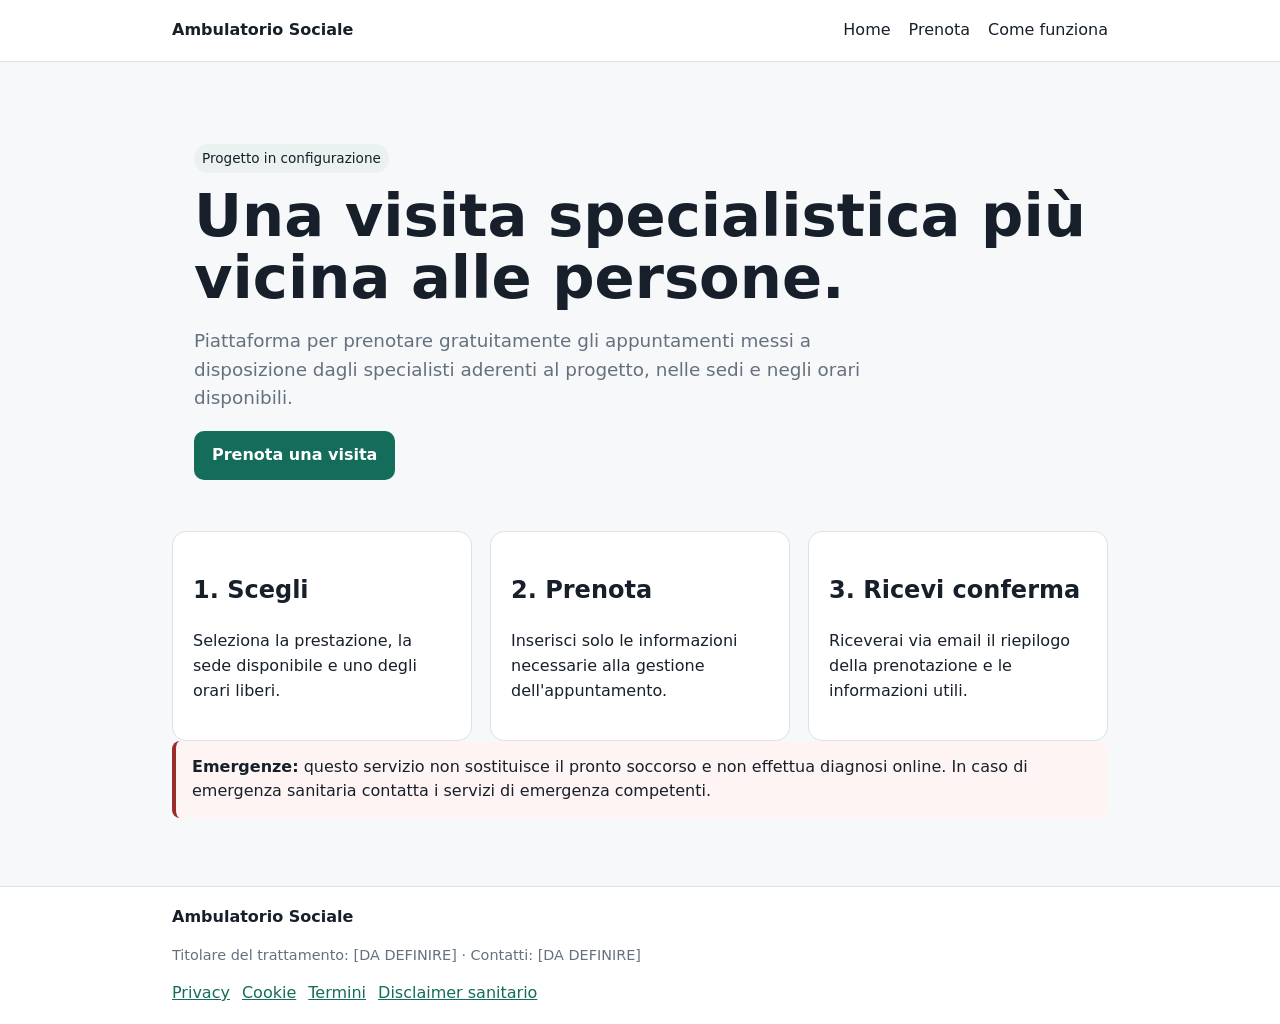
<file: index.html>
<!doctype html><html lang="it"><head><meta charset="utf-8"><meta name="viewport" content="width=device-width,initial-scale=1"><title>Ambulatorio Sociale</title><link rel="stylesheet" href="assets/style.css"></head><body><header><nav><span class="brand">Ambulatorio Sociale</span><a href="index.html">Home</a><a href="prenota.html">Prenota</a><a href="disclaimer.html">Come funziona</a></nav></header><main><section class="hero"><span class="tag">Progetto in configurazione</span><h1>Una visita specialistica più vicina alle persone.</h1><p class="lead">Piattaforma per prenotare gratuitamente gli appuntamenti messi a disposizione dagli specialisti aderenti al progetto, nelle sedi e negli orari disponibili.</p><p><a class="btn" href="prenota.html">Prenota una visita</a></p></section><section class="grid"><article class="card"><h2>1. Scegli</h2><p>Seleziona la prestazione, la sede disponibile e uno degli orari liberi.</p></article><article class="card"><h2>2. Prenota</h2><p>Inserisci solo le informazioni necessarie alla gestione dell'appuntamento.</p></article><article class="card"><h2>3. Ricevi conferma</h2><p>Riceverai via email il riepilogo della prenotazione e le informazioni utili.</p></article></section><section class="notice warning"><strong>Emergenze:</strong> questo servizio non sostituisce il pronto soccorso e non effettua diagnosi online. In caso di emergenza sanitaria contatta i servizi di emergenza competenti.</section></main><footer><div class="footer-inner"><strong>Ambulatorio Sociale</strong><p class="small">Titolare del trattamento: [DA DEFINIRE] · Contatti: [DA DEFINIRE]</p><a href="privacy.html">Privacy</a><a href="cookie.html">Cookie</a><a href="termini.html">Termini</a><a href="disclaimer.html">Disclaimer sanitario</a></div></footer></body></html>
</file>
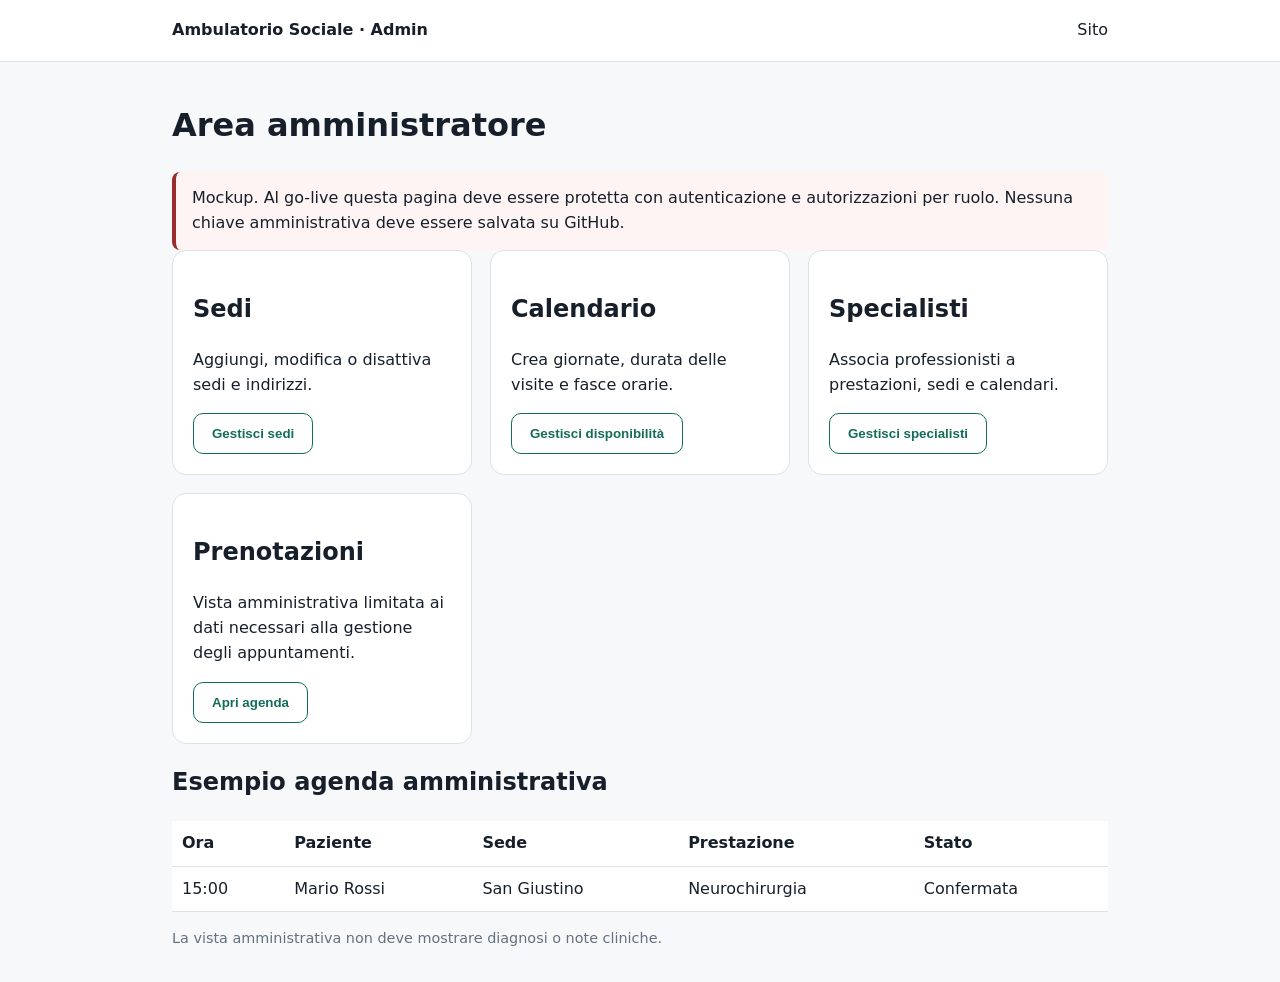
<file: admin/index.html>
<!doctype html><html lang="it"><head><meta charset="utf-8"><meta name="viewport" content="width=device-width,initial-scale=1"><title>Area amministratore</title><link rel="stylesheet" href="../assets/style.css"></head><body><header><nav><span class="brand">Ambulatorio Sociale · Admin</span><a href="../index.html">Sito</a></nav></header><main><h1>Area amministratore</h1><div class="notice warning">Mockup. Al go-live questa pagina deve essere protetta con autenticazione e autorizzazioni per ruolo. Nessuna chiave amministrativa deve essere salvata su GitHub.</div><section class="grid"><article class="card"><h2>Sedi</h2><p>Aggiungi, modifica o disattiva sedi e indirizzi.</p><button class="btn secondary">Gestisci sedi</button></article><article class="card"><h2>Calendario</h2><p>Crea giornate, durata delle visite e fasce orarie.</p><button class="btn secondary">Gestisci disponibilità</button></article><article class="card"><h2>Specialisti</h2><p>Associa professionisti a prestazioni, sedi e calendari.</p><button class="btn secondary">Gestisci specialisti</button></article><article class="card"><h2>Prenotazioni</h2><p>Vista amministrativa limitata ai dati necessari alla gestione degli appuntamenti.</p><button class="btn secondary">Apri agenda</button></article></section><h2>Esempio agenda amministrativa</h2><table><tr><th>Ora</th><th>Paziente</th><th>Sede</th><th>Prestazione</th><th>Stato</th></tr><tr><td>15:00</td><td>Mario Rossi</td><td>San Giustino</td><td>Neurochirurgia</td><td>Confermata</td></tr></table><p class="small">La vista amministrativa non deve mostrare diagnosi o note cliniche.</p></main></body></html>
</file>
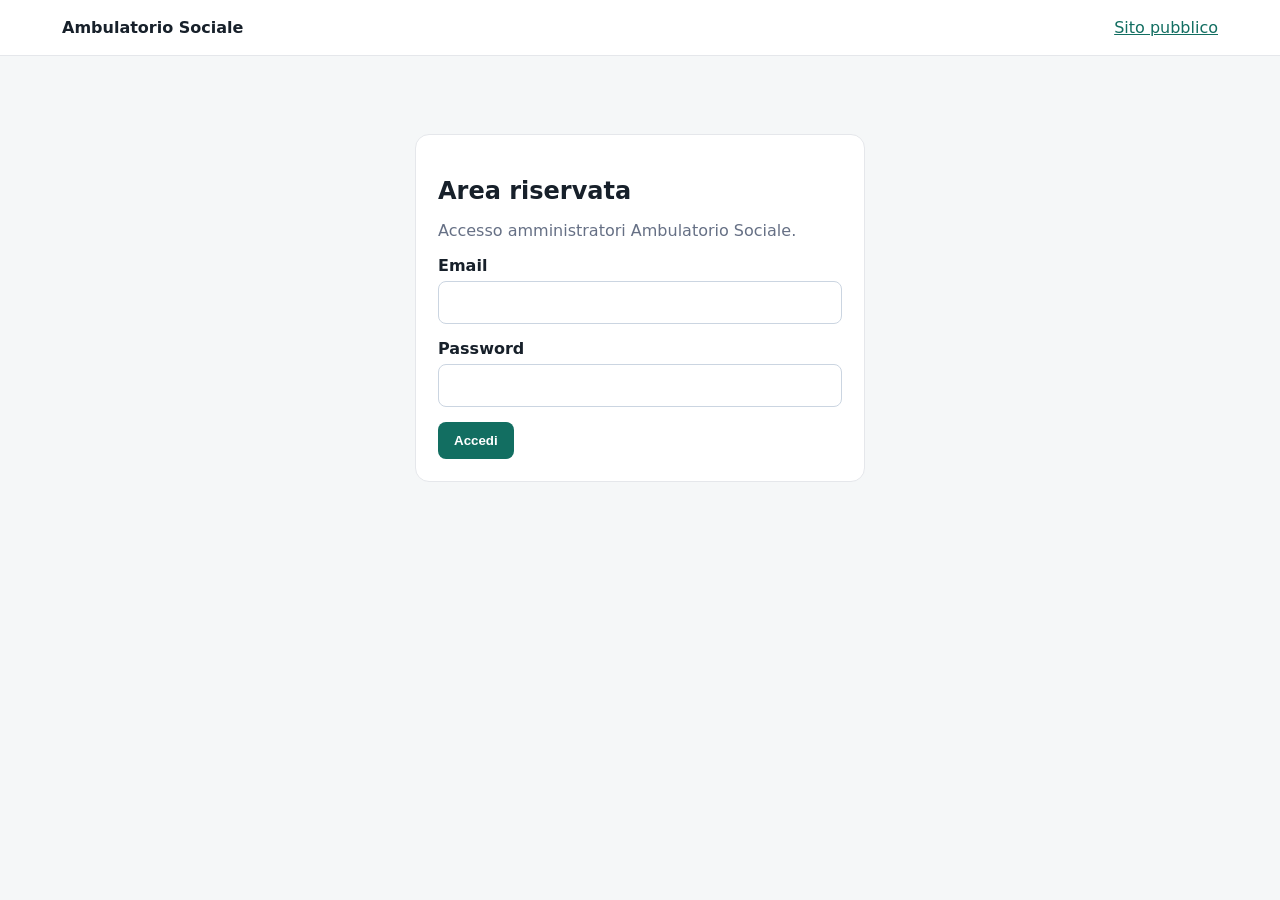
<file: admin.html>
<!doctype html>
<html lang="it">

<head>

<meta charset="utf-8">
<meta name="viewport" content="width=device-width,initial-scale=1">

<title>Area amministratore | Ambulatorio Sociale</title>

<style>

:root{
  font-family:system-ui,-apple-system,Segoe UI,Roboto,sans-serif;
  color:#17202a;
  background:#f5f7f8;
}

*{box-sizing:border-box}

body{margin:0}

header{
  background:#fff;
  border-bottom:1px solid #e5e7eb;
}

nav,main{
  max-width:1200px;
  margin:auto;
  padding:18px 22px;
}

nav{
  display:flex;
  align-items:center;
  gap:20px;
}

.brand{
  font-weight:800;
  margin-right:auto;
}

a{color:#126e61}

h1{margin-bottom:5px}

.muted{color:#667085}

.card{
  background:white;
  border:1px solid #e5e7eb;
  border-radius:14px;
  padding:22px;
  margin:18px 0;
}

.login{
  max-width:450px;
  margin:60px auto;
}

.grid{
  display:grid;
  grid-template-columns:repeat(3,1fr);
  gap:16px;
}

.stat{
  font-size:2rem;
  font-weight:800;
  color:#126e61;
}

.field{margin:15px 0}

label{
  display:block;
  font-weight:650;
  margin-bottom:6px;
}

input,select{
  width:100%;
  padding:11px;
  border:1px solid #cbd5e1;
  border-radius:8px;
  font:inherit;
}

button{
  border:0;
  border-radius:8px;
  padding:11px 16px;
  font-weight:700;
  cursor:pointer;
}

.primary{
  background:#126e61;
  color:white;
}

.secondary{
  background:#eef2f4;
}

.danger{
  background:#b42318;
  color:white;
}

.top-actions{
  display:flex;
  gap:10px;
  flex-wrap:wrap;
}

.table-wrapper{
  width:100%;
  overflow-x:auto;
}

table{
  width:100%;
  border-collapse:collapse;
  margin-top:15px;
}

th,td{
  text-align:left;
  padding:11px 8px;
  border-bottom:1px solid #eee;
  vertical-align:middle;
}

th{
  font-size:.85rem;
  color:#667085;
}

.badge{
  display:inline-block;
  padding:4px 8px;
  border-radius:20px;
  background:#eef7f5;
  font-size:.8rem;
  font-weight:700;
}

.error{
  padding:12px;
  background:#fff0f0;
  color:#8a1c1c;
  border-radius:8px;
  margin:12px 0;
}

.success{
  padding:12px;
  background:#edf9f0;
  color:#176b35;
  border-radius:8px;
  margin:12px 0;
}

.hidden{
  display:none!important;
}

.section-title{
  display:flex;
  align-items:center;
  justify-content:space-between;
  gap:15px;
}

.modal{
  position:fixed;
  inset:0;
  background:rgba(0,0,0,.45);
  display:flex;
  align-items:center;
  justify-content:center;
  padding:20px;
  z-index:1000;
  overflow-y:auto;
}

.modal-box{
  width:100%;
  max-width:520px;
  max-height:90vh;
  overflow-y:auto;
  background:white;
  border-radius:14px;
  padding:24px;
}

@media(max-width:800px){

  .grid{
    grid-template-columns:1fr;
  }

  table{
    font-size:.85rem;
  }

  .section-title{
    align-items:flex-start;
    flex-direction:column;
  }

}

</style>

</head>

<body>

<header>

<nav>

<span class="brand">
Ambulatorio Sociale
</span>

<a href="index.html">
Sito pubblico
</a>

<button
id="logoutBtn"
class="secondary hidden">
Esci
</button>

</nav>

</header>


<main>


<!-- =========================================================
     LOGIN
     ========================================================= -->

<section
id="loginArea"
class="login card">

<h1>Area riservata</h1>

<p class="muted">
Accesso amministratori Ambulatorio Sociale.
</p>

<div class="field">

<label>Email</label>

<input
id="loginEmail"
type="email">

</div>


<div class="field">

<label>Password</label>

<input
id="loginPassword"
type="password">

</div>


<button
id="loginBtn"
class="primary">
Accedi
</button>

<div id="loginMessage"></div>

</section>



<!-- =========================================================
     DASHBOARD
     ========================================================= -->

<section
id="dashboard"
class="hidden">

<h1>Dashboard</h1>

<p class="muted">
Gestione Ambulatorio Sociale
</p>


<div class="grid">

<div class="card">

<div
class="stat"
id="numPrenotazioni">
–
</div>

Prenotazioni confermate

</div>


<div class="card">

<div
class="stat"
id="numSedi">
–
</div>

Sedi attive

</div>


<div class="card">

<div
class="stat"
id="numSpecialisti">
–
</div>

Specialisti attivi

</div>

</div>



<!-- =========================================================
     GIORNATE
     ========================================================= -->

<div class="card">

<div class="section-title">

<div>

<h2>
Giornate ambulatoriali
</h2>

<p class="muted">
Crea disponibilità e slot automaticamente.
</p>

</div>


<button
class="primary"
onclick="openModal('giornataModal')">
+ Nuova giornata
</button>

</div>


<div class="table-wrapper">

<table>

<thead>

<tr>

<th>Data</th>
<th>Sede</th>
<th>Specialista</th>
<th>Orario</th>
<th>Disponibili</th>
<th>Prenotati</th>
<th>Stato</th>
<th>Azioni</th>

</tr>

</thead>

<tbody id="giornateTable"></tbody>

</table>

</div>

</div>



<!-- =========================================================
     PRENOTAZIONI
     ========================================================= -->

<div class="card">

<h2>Prenotazioni</h2>

<p class="muted">
Dati amministrativi degli appuntamenti.
</p>

<div class="table-wrapper">

<table>

<thead>

<tr>

<th>Data</th>
<th>Ora</th>
<th>Paziente</th>
<th>Telefono</th>
<th>Email</th>
<th>Stato</th>

</tr>

</thead>

<tbody id="prenotazioniTable"></tbody>

</table>

</div>

</div>



<!-- =========================================================
     SEDI
     ========================================================= -->

<div class="card">

<div class="section-title">

<h2>Sedi</h2>

<button
class="primary"
onclick="openModal('sedeModal')">
+ Nuova sede
</button>

</div>


<div class="table-wrapper">

<table>

<thead>

<tr>

<th>Nome</th>
<th>Indirizzo</th>
<th>Stato</th>

</tr>

</thead>

<tbody id="sediTable"></tbody>

</table>

</div>

</div>



<!-- =========================================================
     SPECIALISTI
     ========================================================= -->

<div class="card">

<div class="section-title">

<h2>Specialisti</h2>

<button
class="primary"
onclick="openModal('specialistaModal')">
+ Nuovo specialista
</button>

</div>


<div class="table-wrapper">

<table>

<thead>

<tr>

<th>Nome</th>
<th>Qualifica</th>
<th>Email</th>

</tr>

</thead>

<tbody id="specialistiTable"></tbody>

</table>

</div>

</div>


</section>

</main>



<!-- =========================================================
     MODALE DETTAGLIO GIORNATA
     ========================================================= -->

<div
id="dettaglioGiornataModal"
class="modal hidden">

<div
class="modal-box"
style="max-width:850px">

<div class="section-title">

<div>

<h2 id="dettaglioGiornataTitolo">
Dettaglio giornata
</h2>

<p
id="dettaglioGiornataInfo"
class="muted">
</p>

</div>


<button
class="secondary"
onclick="closeModal('dettaglioGiornataModal')">
Chiudi
</button>

</div>


<div class="table-wrapper">

<table>

<thead>

<tr>

<th>Ora</th>
<th>Stato slot</th>
<th>Paziente</th>
<th>Contatti</th>
<th>Azioni</th>

</tr>

</thead>

<tbody id="dettaglioSlotTable"></tbody>

</table>

</div>

</div>

</div>



<!-- =========================================================
     MODALE SEDE
     ========================================================= -->

<div
id="sedeModal"
class="modal hidden">

<div class="modal-box">

<h2>Nuova sede</h2>

<div class="field">

<label>Nome sede</label>

<input id="sedeNome">

</div>


<div class="field">

<label>Indirizzo</label>

<input id="sedeIndirizzo">

</div>


<div class="top-actions">

<button
class="primary"
onclick="creaSede()">
Salva
</button>

<button
class="secondary"
onclick="closeModal('sedeModal')">
Annulla
</button>

</div>

<div id="sedeMessage"></div>

</div>

</div>



<!-- =========================================================
     MODALE SPECIALISTA
     ========================================================= -->

<div
id="specialistaModal"
class="modal hidden">

<div class="modal-box">

<h2>Nuovo specialista</h2>


<div class="field">

<label>Nome</label>

<input id="specNome">

</div>


<div class="field">

<label>Cognome</label>

<input id="specCognome">

</div>


<div class="field">

<label>Qualifica</label>

<input id="specQualifica">

</div>


<div class="field">

<label>Email</label>

<input
id="specEmail"
type="email">

</div>


<div class="top-actions">

<button
class="primary"
onclick="creaSpecialista()">
Salva
</button>

<button
class="secondary"
onclick="closeModal('specialistaModal')">
Annulla
</button>

</div>

<div id="specMessage"></div>

</div>

</div>



<!-- =========================================================
     MODALE GIORNATA
     ========================================================= -->

<div
id="giornataModal"
class="modal hidden">

<div class="modal-box">

<h2>
Nuova giornata ambulatoriale
</h2>


<div class="field">

<label>Sede</label>

<select id="giornataSede"></select>

</div>


<div class="field">

<label>Specialista</label>

<select id="giornataSpecialista"></select>

</div>


<div class="field">

<label>Prestazione</label>

<select id="giornataPrestazione"></select>

</div>


<div class="field">

<label>Data</label>

<input
id="giornataData"
type="date">

</div>


<div class="field">

<label>Ora inizio</label>

<input
id="giornataInizio"
type="time">

</div>


<div class="field">

<label>Ora fine</label>

<input
id="giornataFine"
type="time">

</div>


<div class="field">

<label>
Durata visita (minuti)
</label>

<select id="giornataDurata">

<option value="15">
15 minuti
</option>

<option
value="20"
selected>
20 minuti
</option>

<option value="30">
30 minuti
</option>

<option value="45">
45 minuti
</option>

<option value="60">
60 minuti
</option>

</select>

</div>


<div class="top-actions">

<button
class="primary"
onclick="creaGiornata()">
Crea giornata
</button>

<button
class="secondary"
onclick="closeModal('giornataModal')">
Annulla
</button>

</div>


<div id="giornataMessage"></div>

</div>

</div>




<!-- =========================================================
     MODALE PROGRAMMA SPECIALISTA
     ========================================================= -->
<div id="programmaModal" class="modal hidden">
  <div class="modal-box" style="max-width:850px">
    <div id="programmaStampabile">
      <h2>Ambulatorio Sociale – Programma visite</h2>
      <p id="programmaInfo" class="muted"></p>

      <div class="table-wrapper">
        <table>
          <thead>
            <tr>
              <th>Ora</th>
              <th>Appuntamento</th>
            </tr>
          </thead>
          <tbody id="programmaTable"></tbody>
        </table>
      </div>

      <p><strong id="programmaTotale"></strong></p>
    </div>

    <div class="top-actions" style="margin-top:18px">
      <button class="primary" onclick="stampaProgramma()">Stampa / Salva PDF</button>
      <button class="secondary" onclick="closeModal('programmaModal')">Chiudi</button>
    </div>
  </div>
</div>

<!-- MODALE MODIFICA GIORNATA -->
<div id="modificaGiornataModal" class="modal hidden"><div class="modal-box">
<h2>Modifica giornata ambulatoriale</h2>
<input id="modificaGiornataId" type="hidden">
<div class="field"><label>Sede</label><select id="modificaGiornataSede"></select></div>
<div class="field"><label>Specialista</label><select id="modificaGiornataSpecialista"></select></div>
<div class="field"><label>Prestazione</label><select id="modificaGiornataPrestazione"></select></div>
<div class="field"><label>Data</label><input id="modificaGiornataData" type="date"></div>
<div class="field"><label>Ora inizio</label><input id="modificaGiornataInizio" type="time"></div>
<div class="field"><label>Ora fine</label><input id="modificaGiornataFine" type="time"></div>
<div class="field"><label>Durata visita (minuti)</label><select id="modificaGiornataDurata"><option value="15">15 minuti</option><option value="20">20 minuti</option><option value="30">30 minuti</option><option value="45">45 minuti</option><option value="60">60 minuti</option></select></div>
<p class="muted">Per sicurezza, giornate con prenotazioni confermate o storico di prenotazioni non possono essere modificate strutturalmente.</p>
<div class="top-actions"><button class="primary" onclick="salvaModificaGiornata()">Salva modifiche</button><button class="secondary" onclick="closeModal('modificaGiornataModal')">Annulla</button></div>
<div id="modificaGiornataMessage"></div>
</div></div>

<script>

/* ============================================================
   CONFIGURAZIONE
   ============================================================ */

const SUPABASE_URL =
"https://tsnpjkcubrzlxmremqbx.supabase.co";

const SUPABASE_KEY =
"sb_publishable_WlOXmDGGtulKr1OOsDlEWg_TEoaLpDz";


let accessToken = null;

let sedi = [];
let specialisti = [];
let prestazioni = [];
let disponibilita = [];
let slots = [];
let prenotazioni = [];



/* ============================================================
   API
   ============================================================ */

function authHeaders(){

  return {

    apikey:
      SUPABASE_KEY,

    Authorization:
      `Bearer ${accessToken}`,

    "Content-Type":
      "application/json"

  };

}


async function api(
  table,
  query = ""
){

  const response =
    await fetch(

      `${SUPABASE_URL}/rest/v1/${table}?${query}`,

      {
        headers:
          authHeaders()
      }

    );


  if(!response.ok){

    throw new Error(
      await response.text()
    );

  }


  return response.json();

}



/* ============================================================
   LOGIN
   ============================================================ */

document
.querySelector('#loginBtn')
.addEventListener(
'click',
async()=>{

  const email =
    document
    .querySelector('#loginEmail')
    .value
    .trim();


  const password =
    document
    .querySelector('#loginPassword')
    .value;


  const message =
    document
    .querySelector('#loginMessage');


  message.className = "";

  message.innerHTML =
    "Accesso in corso…";


  try{

    const response =
      await fetch(

        `${SUPABASE_URL}/auth/v1/token?grant_type=password`,

        {

          method:
            "POST",

          headers:{

            apikey:
              SUPABASE_KEY,

            "Content-Type":
              "application/json"

          },

          body:
            JSON.stringify({
              email,
              password
            })

        }

      );


    const result =
      await response.json();


    if(!response.ok){

      throw new Error(

        result.error_description ||
        result.msg ||
        "Credenziali non valide"

      );

    }


    accessToken =
      result.access_token;



    /* VERIFICA RUOLO ADMIN */

    const profiloResponse =
      await fetch(

        `${SUPABASE_URL}/rest/v1/profili?select=id,ruolo,attivo`,

        {
          headers:
            authHeaders()
        }

      );


    const profilo =
      await profiloResponse.json();


    if(

      !profiloResponse.ok ||
      !profilo.length ||
      profilo[0].ruolo !== "admin" ||
      !profilo[0].attivo

    ){

      accessToken = null;

      throw new Error(
        "Utente non autorizzato all'area amministrativa."
      );

    }


    document
      .querySelector('#loginArea')
      .classList
      .add('hidden');


    document
      .querySelector('#dashboard')
      .classList
      .remove('hidden');


    document
      .querySelector('#logoutBtn')
      .classList
      .remove('hidden');


    await loadDashboard();


  }catch(error){

    console.error(error);

    message.className =
      "error";

    message.textContent =
      error.message;

  }

});



/* ============================================================
   LOGOUT
   ============================================================ */

document
.querySelector('#logoutBtn')
.addEventListener(
'click',
()=>{

  accessToken = null;

  location.reload();

});



/* ============================================================
   CARICAMENTO DASHBOARD
   ============================================================ */

async function loadDashboard(){

  try{

    [
      sedi,
      specialisti,
      prestazioni,
      disponibilita,
      slots
    ] = await Promise.all([

      api(
        "sedi",
        "select=*&order=nome"
      ),

      api(
        "specialisti",
        "select=*&order=cognome"
      ),

      api(
        "prestazioni",
        "select=*&order=nome"
      ),

      api(
        "disponibilita",
        "select=*&order=data"
      ),

      api(
        "slot",
        "select=*&order=data_ora"
      )

    ]);


    prenotazioni =
      await api(

        "prenotazioni",

        "select=id,slot_id,nome,cognome,email,telefono,stato,created_at&order=created_at.desc"

      );


    renderStats();

    renderSedi();

    renderSpecialisti();

    renderGiornate();

    renderPrenotazioni();

    populateSelects();


  }catch(error){

    console.error(error);

    alert(
      "Errore caricamento dashboard: " +
      error.message
    );

  }

}



/* ============================================================
   STATISTICHE
   ============================================================ */

function renderStats(){

  document
    .querySelector('#numPrenotazioni')
    .textContent =

      prenotazioni
        .filter(
          p => p.stato === "confermata"
        )
        .length;


  document
    .querySelector('#numSedi')
    .textContent =

      sedi
        .filter(
          s => s.attiva
        )
        .length;


  document
    .querySelector('#numSpecialisti')
    .textContent =

      specialisti
        .filter(
          s => s.attivo
        )
        .length;

}



/* ============================================================
   SEDI
   ============================================================ */

function renderSedi(){

  const tbody =
    document.querySelector('#sediTable');


  if(!sedi.length){

    tbody.innerHTML = `
      <tr>
        <td colspan="3">
          Nessuna sede presente.
        </td>
      </tr>
    `;

    return;

  }


  tbody.innerHTML =

    sedi.map(
      s => `

        <tr>

          <td>
            ${escapeHtml(s.nome)}
          </td>

          <td>
            ${escapeHtml(s.indirizzo || "—")}
          </td>

          <td>

            <span class="badge">

              ${
                s.attiva
                  ? "Attiva"
                  : "Disattivata"
              }

            </span>

          </td>

        </tr>

      `

    ).join("");

}



/* ============================================================
   SPECIALISTI
   ============================================================ */

function renderSpecialisti(){

  const tbody =
    document.querySelector('#specialistiTable');


  if(!specialisti.length){

    tbody.innerHTML = `
      <tr>
        <td colspan="3">
          Nessuno specialista presente.
        </td>
      </tr>
    `;

    return;

  }


  tbody.innerHTML =

    specialisti.map(
      s => `

        <tr>

          <td>

            ${escapeHtml(s.nome)}
            ${escapeHtml(s.cognome)}

          </td>

          <td>
            ${escapeHtml(s.qualifica || "—")}
          </td>

          <td>
            ${escapeHtml(s.email || "—")}
          </td>

        </tr>

      `

    ).join("");

}



/* ============================================================
   GIORNATE
   ============================================================ */

function renderGiornate(){

  const tbody =
    document.querySelector('#giornateTable');


  if(!disponibilita.length){

    tbody.innerHTML = `

      <tr>

        <td colspan="8">
          Nessuna giornata ambulatoriale presente.
        </td>

      </tr>

    `;

    return;

  }


  tbody.innerHTML =

    disponibilita.map(d => {


      const sede =
        sedi.find(
          x => x.id === d.sede_id
        );


      const specialista =
        specialisti.find(
          x => x.id === d.specialista_id
        );


      const slotGiornata =
        slots.filter(
          s =>
            s.disponibilita_id === d.id
        );


      const disponibili =
        slotGiornata.filter(
          s =>
            s.stato === "disponibile"
        ).length;


      /*
       * Contiamo le prenotazioni confermate,
       * non quelle annullate.
       */

      const slotIds =
        new Set(
          slotGiornata.map(
            s => s.id
          )
        );


      const prenotati =
        prenotazioni.filter(
          p =>
            slotIds.has(p.slot_id) &&
            p.stato === "confermata"
        ).length;


      return `

        <tr>

          <td>

            <strong>
              ${formatDate(d.data)}
            </strong>

          </td>


          <td>

            ${escapeHtml(
              sede?.nome || "—"
            )}

          </td>


          <td>

            ${
              specialista

                ? escapeHtml(
                    `${specialista.nome} ${specialista.cognome}`
                  )

                : "—"
            }

          </td>


          <td>

            ${formatTime(d.ora_inizio)}
            –
            ${formatTime(d.ora_fine)}

          </td>


          <td>

            <span class="badge">
              ${disponibili}
            </span>

          </td>


          <td>

            <span class="badge">
              ${prenotati}
            </span>

          </td>


          <td>

            <span class="badge">

              ${
                d.attiva
                  ? "Attiva"
                  : "Disattivata"
              }

            </span>

          </td>


          <td>

            <div class="top-actions">

              <button class="secondary" onclick="apriModificaGiornata('${d.id}')">Modifica</button>

              <button
                class="secondary"
                onclick="apriProgramma('${d.id}')">

                Programma

              </button>


              <button
                class="secondary"
                onclick="apriGiornata('${d.id}')">

                Dettaglio

              </button>


              <button

                class="${
                  d.attiva
                    ? 'danger'
                    : 'primary'
                }"

                onclick="cambiaStatoGiornata(
                  '${d.id}',
                  ${!d.attiva}
                )">

                ${
                  d.attiva
                    ? "Disattiva"
                    : "Riattiva"
                }

              </button>

            </div>

          </td>

        </tr>

      `;

    }).join("");

}



/* ============================================================
   PROGRAMMA SPECIALISTA
   ============================================================ */
function apriProgramma(disponibilitaId){

  const g=disponibilita.find(d=>d.id===disponibilitaId);
  if(!g){
    alert("Giornata non trovata.");
    return;
  }

  const sede=sedi.find(s=>s.id===g.sede_id);
  const specialista=specialisti.find(s=>s.id===g.specialista_id);

  const slotGiornata=slots
    .filter(s=>s.disponibilita_id===disponibilitaId)
    .sort((a,b)=>new Date(a.data_ora)-new Date(b.data_ora));

  let totale=0;

  document.querySelector('#programmaInfo').innerHTML=
    `<strong>Data:</strong> ${escapeHtml(formatDate(g.data))}<br>`+
    `<strong>Sede:</strong> ${escapeHtml(sede?.nome || "—")}<br>`+
    `<strong>Specialista:</strong> ${escapeHtml(specialista ? specialista.nome+" "+specialista.cognome : "—")}`;

  document.querySelector('#programmaTable').innerHTML=
    slotGiornata.map(slot=>{
      const ora=new Date(slot.data_ora).toLocaleTimeString(
        "it-IT",
        {hour:"2-digit",minute:"2-digit",timeZone:"Europe/Rome"}
      );

      const p=prenotazioni.find(
        x=>x.slot_id===slot.id && x.stato==="confermata"
      );

      let appuntamento="LIBERO";

      if(p){
        totale++;
        appuntamento=escapeHtml(`${p.nome} ${p.cognome}`);
      }else if(slot.stato==="bloccato"){
        appuntamento="BLOCCATO";
      }else if(slot.stato==="prenotato"){
        appuntamento="PRENOTATO";
      }

      return `<tr><td><strong>${ora}</strong></td><td>${appuntamento}</td></tr>`;
    }).join("");

  document.querySelector('#programmaTotale').textContent=
    `Totale visite confermate: ${totale}`;

  openModal('programmaModal');
}


function stampaProgramma(){

  const contenuto=document.querySelector('#programmaStampabile').innerHTML;

  const w=window.open("","_blank");

  if(!w){
    alert("Il browser ha bloccato la finestra di stampa. Consenti i popup per questo sito e riprova.");
    return;
  }

  w.document.write(`<!doctype html>
<html lang="it">
<head>
<meta charset="utf-8">
<title>Programma visite – Ambulatorio Sociale</title>
<style>
body{font-family:Arial,sans-serif;color:#17202a;margin:35px}
h2{margin-bottom:8px}
p{line-height:1.5}
table{width:100%;border-collapse:collapse;margin-top:22px}
th,td{text-align:left;padding:10px 8px;border-bottom:1px solid #ddd}
th{font-size:13px;color:#555}
@media print{
  body{margin:18mm}
}
</style>
</head>
<body>${contenuto}</body>
</html>`);

  w.document.close();
  w.focus();

  setTimeout(()=>w.print(),250);
}


/* ============================================================
   MODIFICA GIORNATA
   ============================================================ */
function apriModificaGiornata(id){
  const g=disponibilita.find(d=>d.id===id);
  if(!g){ alert("Giornata non trovata."); return; }

  const ids=new Set(slots.filter(s=>s.disponibilita_id===id).map(s=>s.id));
  const confermate=prenotazioni.filter(p=>ids.has(p.slot_id)&&p.stato==="confermata").length;
  if(confermate>0){
    alert("La giornata contiene prenotazioni confermate e non può essere modificata strutturalmente.");
    return;
  }

  const se=document.querySelector('#modificaGiornataSede');
  const sp=document.querySelector('#modificaGiornataSpecialista');
  const pr=document.querySelector('#modificaGiornataPrestazione');

  se.innerHTML=sedi.filter(x=>x.attiva||x.id===g.sede_id).map(x=>`<option value="${x.id}">${escapeHtml(x.nome)}</option>`).join("");
  sp.innerHTML=specialisti.filter(x=>x.attivo||x.id===g.specialista_id).map(x=>`<option value="${x.id}">${escapeHtml(x.nome)} ${escapeHtml(x.cognome)}</option>`).join("");
  pr.innerHTML=prestazioni.filter(x=>x.attiva||x.id===g.prestazione_id).map(x=>`<option value="${x.id}">${escapeHtml(x.nome)}</option>`).join("");

  document.querySelector('#modificaGiornataId').value=g.id;
  se.value=g.sede_id||"";
  sp.value=g.specialista_id||"";
  pr.value=g.prestazione_id||"";
  document.querySelector('#modificaGiornataData').value=g.data||"";
  document.querySelector('#modificaGiornataInizio').value=formatTime(g.ora_inizio);
  document.querySelector('#modificaGiornataFine').value=formatTime(g.ora_fine);
  document.querySelector('#modificaGiornataDurata').value=String(g.durata_slot_minuti||20);
  const m=document.querySelector('#modificaGiornataMessage'); m.className=""; m.textContent="";
  openModal('modificaGiornataModal');
}

async function salvaModificaGiornata(){
  const m=document.querySelector('#modificaGiornataMessage');
  const payload={
    p_disponibilita_id:document.querySelector('#modificaGiornataId').value,
    p_sede_id:document.querySelector('#modificaGiornataSede').value,
    p_specialista_id:document.querySelector('#modificaGiornataSpecialista').value,
    p_prestazione_id:document.querySelector('#modificaGiornataPrestazione').value,
    p_data:document.querySelector('#modificaGiornataData').value,
    p_ora_inizio:document.querySelector('#modificaGiornataInizio').value,
    p_ora_fine:document.querySelector('#modificaGiornataFine').value,
    p_durata_slot_minuti:Number(document.querySelector('#modificaGiornataDurata').value)
  };
  if(Object.values(payload).some(v=>v===""||v===null)){
    m.className="error"; m.textContent="Compila tutti i campi."; return;
  }
  if(payload.p_ora_fine<=payload.p_ora_inizio){
    m.className="error"; m.textContent="L'ora di fine deve essere successiva all'ora di inizio."; return;
  }
  if(!confirm("Confermi la modifica? Gli slot verranno rigenerati con i nuovi dati.")) return;

  m.className=""; m.textContent="Salvataggio in corso…";
  try{
    const r=await fetch(`${SUPABASE_URL}/rest/v1/rpc/modifica_giornata`,{
      method:"POST",headers:authHeaders(),body:JSON.stringify(payload)
    });
    let x=null; try{x=await r.json()}catch(e){}
    if(!r.ok) throw new Error(x?.message||x?.error||"Impossibile modificare la giornata.");
    closeModal('modificaGiornataModal');
    await loadDashboard();
    alert("Giornata modificata correttamente.");
  }catch(e){
    console.error(e); m.className="error"; m.textContent=e.message;
  }
}

/* ============================================================
   DETTAGLIO GIORNATA
   ============================================================ */

function apriGiornata(disponibilitaId){

  const giornata =
    disponibilita.find(
      d => d.id === disponibilitaId
    );

  if(!giornata){

    alert("Giornata non trovata.");

    return;
  }


  const sede =
    sedi.find(
      s => s.id === giornata.sede_id
    );


  const specialista =
    specialisti.find(
      s => s.id === giornata.specialista_id
    );


  document
    .querySelector('#dettaglioGiornataTitolo')
    .textContent =
      `Ambulatorio del ${formatDate(giornata.data)}`;


  document
    .querySelector('#dettaglioGiornataInfo')
    .textContent =
      `${sede?.nome || "Sede non indicata"} · ${
        specialista
          ? specialista.nome + " " + specialista.cognome
          : "Specialista non indicato"
      }`;


  const slotGiornata =
    slots
      .filter(
        s => s.disponibilita_id === disponibilitaId
      )
      .sort(
        (a,b) =>
          new Date(a.data_ora) -
          new Date(b.data_ora)
      );


  const tbody =
    document.querySelector('#dettaglioSlotTable');


  if(!slotGiornata.length){

    tbody.innerHTML = `

      <tr>
        <td colspan="5">
          Nessuno slot presente per questa giornata.
        </td>
      </tr>

    `;

    openModal('dettaglioGiornataModal');

    return;
  }


  tbody.innerHTML =
    slotGiornata.map(slot => {


      const prenotazione =
        prenotazioni.find(
          p =>
            p.slot_id === slot.id &&
            p.stato === "confermata"
        );


      const data =
        new Date(slot.data_ora);


      const ora =
        data.toLocaleTimeString(
          "it-IT",
          {
            hour: "2-digit",
            minute: "2-digit",
            timeZone: "Europe/Rome"
          }
        );


      /*
       * AZIONE DISPONIBILE SULLO SLOT
       *
       * disponibile -> Blocca
       * bloccato    -> Sblocca
       * prenotato   -> nessuna azione
       */

      let azione = "—";


      if(
        slot.stato === "disponibile" &&
        !prenotazione
      ){

        azione = `

          <button
            class="danger"
            onclick="cambiaStatoSlot(
              '${slot.id}',
              true,
              '${disponibilitaId}'
            )">

            Blocca

          </button>

        `;

      }


      if(
        slot.stato === "bloccato" &&
        !prenotazione
      ){

        azione = `

          <button
            class="primary"
            onclick="cambiaStatoSlot(
              '${slot.id}',
              false,
              '${disponibilitaId}'
            )">

            Sblocca

          </button>

        `;

      }


      return `

        <tr>

          <td>
            <strong>
              ${ora}
            </strong>
          </td>


          <td>

            <span class="badge">
              ${escapeHtml(slot.stato)}
            </span>

          </td>


          <td>

            ${
              prenotazione

                ? escapeHtml(
                    `${prenotazione.nome} ${prenotazione.cognome}`
                  )

                : "—"
            }

          </td>


          <td>

            ${
              prenotazione

                ? `
                    ${escapeHtml(
                      prenotazione.telefono || "—"
                    )}

                    <br>

                    <small>
                      ${escapeHtml(
                        prenotazione.email || "—"
                      )}
                    </small>
                  `

                : "—"
            }

          </td>


          <td>
            ${azione}
          </td>

        </tr>

      `;

    }).join("");


  openModal('dettaglioGiornataModal');

}
/* ============================================================
   BLOCCA / SBLOCCA SINGOLO SLOT
   ============================================================ */

async function cambiaStatoSlot(
  slotId,
  blocca,
  disponibilitaId
){

  const messaggio =
    blocca

      ? "Vuoi bloccare questo orario? Non sarà più prenotabile dal sito."

      : "Vuoi rendere nuovamente disponibile questo orario?";


  if(!confirm(messaggio)){
    return;
  }


  try{

    const response =
      await fetch(

        `${SUPABASE_URL}/rest/v1/rpc/imposta_stato_slot`,

        {

          method: "POST",

          headers:
            authHeaders(),

          body:
            JSON.stringify({

              p_slot_id:
                slotId,

              p_bloccato:
                blocca

            })

        }

      );


    let result = null;


    try{

      result =
        await response.json();

    }catch(e){

      result = null;

    }


    if(!response.ok){

      throw new Error(

        result?.message ||
        result?.error ||
        "Operazione non riuscita"

      );

    }


    /*
     * Ricarichiamo i dati dal database.
     */

    await loadDashboard();


    /*
     * Riapriamo automaticamente
     * il dettaglio della stessa giornata.
     */

    apriGiornata(
      disponibilitaId
    );


  }catch(error){

    console.error(error);

    alert(
      error.message
    );

  }

}

/* ============================================================
   ATTIVA / DISATTIVA GIORNATA
   ============================================================ */

async function cambiaStatoGiornata(
  disponibilitaId,
  nuovoStato
){

  const messaggio =

    nuovoStato

      ? "Vuoi riattivare questa giornata?"

      : "Vuoi disattivare questa giornata? Gli slot non saranno più prenotabili.";


  if(
    !confirm(messaggio)
  ){

    return;

  }


  try{

    const response =
      await fetch(

        `${SUPABASE_URL}/rest/v1/rpc/imposta_stato_giornata`,

        {

          method:
            "POST",

          headers:
            authHeaders(),

          body:
            JSON.stringify({

              p_disponibilita_id:
                disponibilitaId,

              p_attiva:
                nuovoStato

            })

        }

      );


    let result = null;


    try{

      result =
        await response.json();

    }catch(e){

      result = null;

    }


    if(!response.ok){

      throw new Error(

        result?.message ||
        result?.error ||
        "Operazione non riuscita"

      );

    }


    await loadDashboard();


  }catch(error){

    console.error(error);

    alert(
      error.message
    );

  }

}



/* ============================================================
   PRENOTAZIONI
   ============================================================ */

function renderPrenotazioni(){

  const tbody =
    document.querySelector(
      '#prenotazioniTable'
    );


  if(!prenotazioni.length){

    tbody.innerHTML = `

      <tr>

        <td colspan="6">
          Nessuna prenotazione presente.
        </td>

      </tr>

    `;

    return;

  }


  tbody.innerHTML =

    prenotazioni.map(
      p => {


        const slot =
          slots.find(
            s =>
              s.id === p.slot_id
          );


        const data =
          slot
            ? new Date(
                slot.data_ora
              )
            : null;


        return `

          <tr>

            <td>

              ${
                data

                  ? data.toLocaleDateString(
                      "it-IT",
                      {
                        timeZone:
                          "Europe/Rome"
                      }
                    )

                  : "—"
              }

            </td>


            <td>

              ${
                data

                  ? data.toLocaleTimeString(

                      "it-IT",

                      {

                        hour:
                          "2-digit",

                        minute:
                          "2-digit",

                        timeZone:
                          "Europe/Rome"

                      }

                    )

                  : "—"
              }

            </td>


            <td>

              ${escapeHtml(p.nome)}
              ${escapeHtml(p.cognome)}

            </td>


            <td>

              ${escapeHtml(
                p.telefono || "—"
              )}

            </td>


            <td>

              ${escapeHtml(
                p.email || "—"
              )}

            </td>


            <td>

              <span class="badge">

                ${escapeHtml(
                  p.stato
                )}

              </span>

            </td>

          </tr>

        `;

      }

    ).join("");

}



/* ============================================================
   CREA SEDE
   ============================================================ */

async function creaSede(){

  const nome =
    document
      .querySelector('#sedeNome')
      .value
      .trim();


  const indirizzo =
    document
      .querySelector('#sedeIndirizzo')
      .value
      .trim();


  if(!nome){

    alert(
      "Inserisci il nome della sede."
    );

    return;

  }


  try{

    const response =
      await fetch(

        `${SUPABASE_URL}/rest/v1/sedi`,

        {

          method:
            "POST",

          headers:{

            ...authHeaders(),

            Prefer:
              "return=representation"

          },

          body:
            JSON.stringify({

              nome,

              indirizzo:
                indirizzo || null

            })

        }

      );


    if(!response.ok){

      throw new Error(
        await response.text()
      );

    }


    document
      .querySelector('#sedeNome')
      .value = "";


    document
      .querySelector('#sedeIndirizzo')
      .value = "";


    closeModal(
      'sedeModal'
    );


    await loadDashboard();


  }catch(error){

    console.error(error);

    alert(
      "Impossibile creare la sede: " +
      error.message
    );

  }

}



/* ============================================================
   CREA SPECIALISTA
   ============================================================ */

async function creaSpecialista(){

  const payload = {

    nome:
      document
        .querySelector('#specNome')
        .value
        .trim(),

    cognome:
      document
        .querySelector('#specCognome')
        .value
        .trim(),

    qualifica:
      document
        .querySelector('#specQualifica')
        .value
        .trim() ||
      null,

    email:
      document
        .querySelector('#specEmail')
        .value
        .trim() ||
      null

  };


  if(
    !payload.nome ||
    !payload.cognome
  ){

    alert(
      "Nome e cognome sono obbligatori."
    );

    return;

  }


  try{

    const response =
      await fetch(

        `${SUPABASE_URL}/rest/v1/specialisti`,

        {

          method:
            "POST",

          headers:{

            ...authHeaders(),

            Prefer:
              "return=representation"

          },

          body:
            JSON.stringify(
              payload
            )

        }

      );


    if(!response.ok){

      throw new Error(
        await response.text()
      );

    }


    document
      .querySelector('#specNome')
      .value = "";


    document
      .querySelector('#specCognome')
      .value = "";


    document
      .querySelector('#specQualifica')
      .value = "";


    document
      .querySelector('#specEmail')
      .value = "";


    closeModal(
      'specialistaModal'
    );


    await loadDashboard();


  }catch(error){

    console.error(error);

    alert(
      "Impossibile creare lo specialista: " +
      error.message
    );

  }

}



/* ============================================================
   CREA GIORNATA
   ============================================================ */

async function creaGiornata(){

  const payload = {

    sede_id:
      document
        .querySelector('#giornataSede')
        .value,

    specialista_id:
      document
        .querySelector('#giornataSpecialista')
        .value,

    prestazione_id:
      document
        .querySelector('#giornataPrestazione')
        .value,

    data:
      document
        .querySelector('#giornataData')
        .value,

    ora_inizio:
      document
        .querySelector('#giornataInizio')
        .value,

    ora_fine:
      document
        .querySelector('#giornataFine')
        .value,

    durata_slot_minuti:
      Number(
        document
          .querySelector('#giornataDurata')
          .value
      )

  };


  if(

    !payload.sede_id ||
    !payload.specialista_id ||
    !payload.prestazione_id ||
    !payload.data ||
    !payload.ora_inizio ||
    !payload.ora_fine

  ){

    alert(
      "Compila tutti i campi."
    );

    return;

  }


  if(
    payload.ora_fine <=
    payload.ora_inizio
  ){

    alert(
      "L'ora di fine deve essere successiva all'ora di inizio."
    );

    return;

  }


  try{

    const response =
      await fetch(

        `${SUPABASE_URL}/rest/v1/disponibilita`,

        {

          method:
            "POST",

          headers:{

            ...authHeaders(),

            Prefer:
              "return=representation"

          },

          body:
            JSON.stringify(
              payload
            )

        }

      );


    if(!response.ok){

      throw new Error(
        await response.text()
      );

    }


    document
      .querySelector('#giornataData')
      .value = "";


    document
      .querySelector('#giornataInizio')
      .value = "";


    document
      .querySelector('#giornataFine')
      .value = "";


    closeModal(
      'giornataModal'
    );


    await loadDashboard();


  }catch(error){

    console.error(error);

    alert(
      "Impossibile creare la giornata: " +
      error.message
    );

  }

}



/* ============================================================
   SELECT
   ============================================================ */

function populateSelects(){

  const sedeSelect =
    document.querySelector(
      '#giornataSede'
    );


  const specialistaSelect =
    document.querySelector(
      '#giornataSpecialista'
    );


  const prestazioneSelect =
    document.querySelector(
      '#giornataPrestazione'
    );


  sedeSelect.innerHTML =

    sedi
      .filter(
        s => s.attiva
      )
      .map(
        s =>

          `<option value="${s.id}">
            ${escapeHtml(s.nome)}
          </option>`

      )
      .join("");


  specialistaSelect.innerHTML =

    specialisti
      .filter(
        s => s.attivo
      )
      .map(
        s =>

          `<option value="${s.id}">
            ${escapeHtml(s.nome)}
            ${escapeHtml(s.cognome)}
          </option>`

      )
      .join("");


  prestazioneSelect.innerHTML =

    prestazioni
      .filter(
        p => p.attiva
      )
      .map(
        p =>

          `<option value="${p.id}">
            ${escapeHtml(p.nome)}
          </option>`

      )
      .join("");

}



/* ============================================================
   MODALI
   ============================================================ */

function openModal(id){

  const modal =
    document.getElementById(id);


  if(!modal){
    return;
  }


  modal
    .classList
    .remove('hidden');

}


function closeModal(id){

  const modal =
    document.getElementById(id);


  if(!modal){
    return;
  }


  modal
    .classList
    .add('hidden');

}



/* CHIUSURA MODALE CLICCANDO SULLO SFONDO */

document
.querySelectorAll('.modal')
.forEach(
  modal => {

    modal.addEventListener(
      'click',
      event => {

        if(
          event.target === modal
        ){

          modal
            .classList
            .add('hidden');

        }

      }
    );

  }
);



/* ============================================================
   UTILITY
   ============================================================ */

function formatDate(value){

  if(!value){
    return "—";
  }


  const [
    y,
    m,
    d
  ] = value.split("-");


  return `${d}/${m}/${y}`;

}


function formatTime(value){

  if(!value){
    return "—";
  }


  return String(value)
    .slice(0,5);

}


function escapeHtml(value){

  return String(
    value ?? ""
  )

  .replaceAll(
    "&",
    "&amp;"
  )

  .replaceAll(
    "<",
    "&lt;"
  )

  .replaceAll(
    ">",
    "&gt;"
  )

  .replaceAll(
    '"',
    "&quot;"
  )

  .replaceAll(
    "'",
    "&#039;"
  );

}

</script>

</body>

</html>
</file>
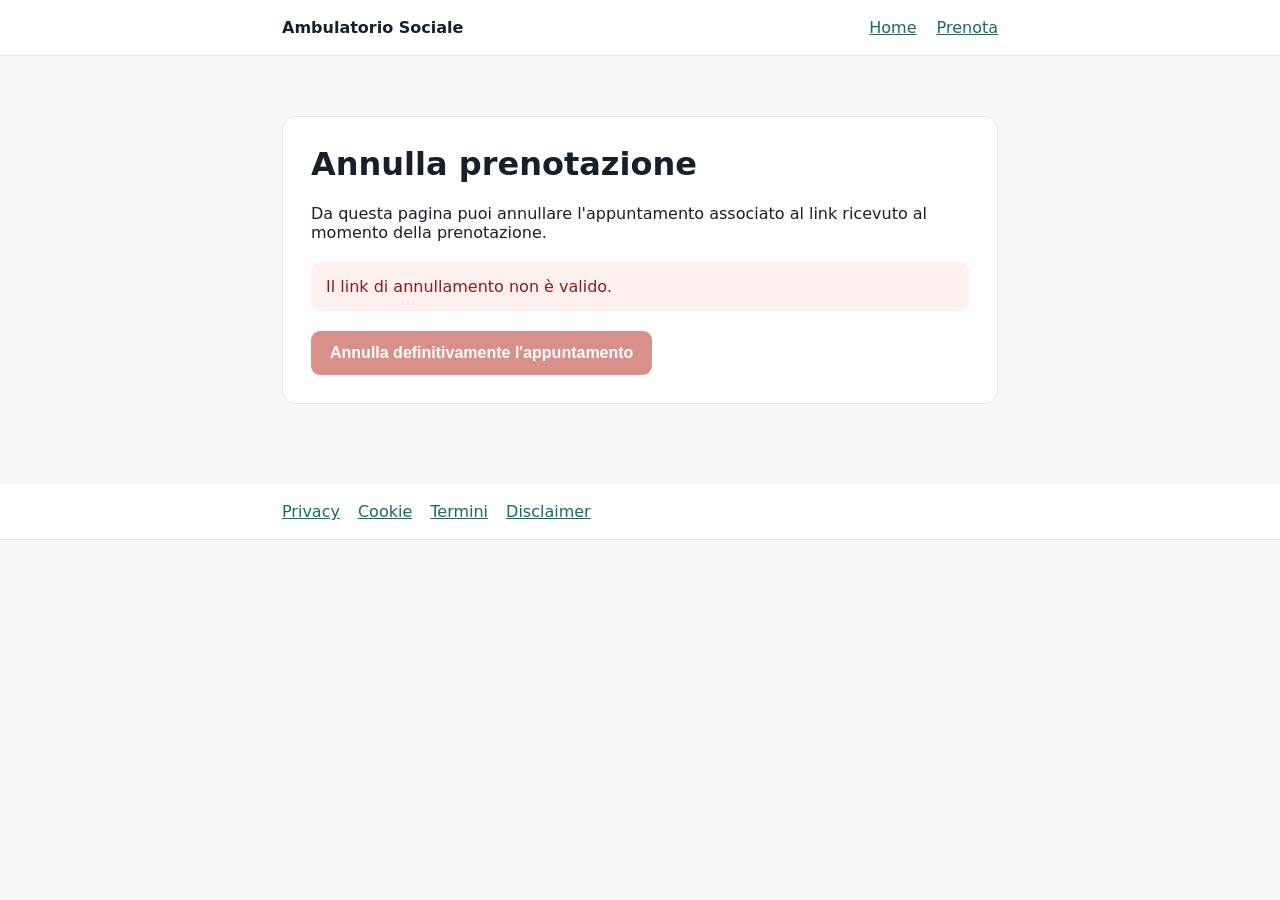
<file: annulla.html>
<!doctype html>
<html lang="it">
<head>
<meta charset="utf-8">
<meta name="viewport" content="width=device-width,initial-scale=1">

<title>Annulla prenotazione | Ambulatorio Sociale</title>

<style>
:root{
  font-family:system-ui,-apple-system,Segoe UI,Roboto,sans-serif;
  color:#17202a;
  background:#f7f9f9
}

*{box-sizing:border-box}

body{margin:0}

header,footer{
  background:#fff;
  border-bottom:1px solid #e5e7eb
}

nav,.footer-inner,main{
  max-width:760px;
  margin:auto;
  padding:18px 22px
}

nav{
  display:flex;
  align-items:center;
  gap:20px
}

.brand{
  font-weight:800;
  margin-right:auto
}

a{color:#126e61}

main{
  padding-top:60px;
  padding-bottom:80px
}

.card{
  background:white;
  border:1px solid #e5e7eb;
  border-radius:14px;
  padding:28px;
}

h1{
  margin-top:0;
}

.notice{
  padding:15px;
  margin:20px 0;
  border-radius:10px;
  background:#eef7f5
}

.error{
  background:#fff0f0;
  color:#8a1c1c
}

.success{
  background:#edf9f0;
  color:#176b35
}

button{
  border:0;
  border-radius:9px;
  background:#b42318;
  color:white;
  padding:13px 19px;
  font-weight:750;
  font-size:1rem;
  cursor:pointer
}

button:disabled{
  opacity:.5;
  cursor:not-allowed
}

.footer-inner{
  display:flex;
  flex-wrap:wrap;
  gap:18px
}
</style>
</head>

<body>

<header>
<nav>
<span class="brand">Ambulatorio Sociale</span>
<a href="index.html">Home</a>
<a href="prenota.html">Prenota</a>
</nav>
</header>

<main>

<div class="card">

<h1>Annulla prenotazione</h1>

<p>
Da questa pagina puoi annullare l'appuntamento associato
al link ricevuto al momento della prenotazione.
</p>

<div id="message" class="notice">
Verifica del collegamento…
</div>

<button id="cancelButton" disabled>
Annulla definitivamente l'appuntamento
</button>

</div>

</main>

<footer>
<div class="footer-inner">
<a href="privacy.html">Privacy</a>
<a href="cookie.html">Cookie</a>
<a href="termini.html">Termini</a>
<a href="disclaimer.html">Disclaimer</a>
</div>
</footer>

<script>

const SUPABASE_URL =
"https://tsnpjkcubrzlxmremqbx.supabase.co";

const SUPABASE_KEY =
"sb_publishable_WlOXmDGGtulKr1OOsDlEWg_TEoaLpDz";

const headers = {
  apikey: SUPABASE_KEY,
  Authorization: `Bearer ${SUPABASE_KEY}`
};

const params =
  new URLSearchParams(window.location.search);

const code =
  params.get('code');

const message =
  document.querySelector('#message');

const button =
  document.querySelector('#cancelButton');


if(!code){

  message.className = 'notice error';

  message.textContent =
    'Il link di annullamento non è valido.';

}else{

  message.textContent =
    'Link riconosciuto. Se desideri rinunciare alla visita, premi il pulsante qui sotto.';

  button.disabled = false;

}


button.addEventListener('click', async ()=>{

  const conferma = window.confirm(
    'Vuoi davvero annullare questo appuntamento? Lo slot tornerà disponibile per un’altra persona.'
  );

  if(!conferma)
    return;

  button.disabled = true;

  message.className = 'notice';

  message.textContent =
    'Annullamento in corso…';

  try{

    const response = await fetch(
      `${SUPABASE_URL}/rest/v1/rpc/annulla_prenotazione`,
      {
        method:'POST',

        headers:{
          ...headers,
          'Content-Type':'application/json'
        },

        body:JSON.stringify({
          p_codice:code
        })
      }
    );

    const result =
      await response.json();

    if(!response.ok){

      throw new Error(
        result.message ||
        'Non è stato possibile annullare la prenotazione.'
      );

    }

    message.className =
      'notice success';

    if(result.gia_annullata){

      message.innerHTML =
        '<strong>Questa prenotazione era già stata annullata.</strong>';

    }else{

      message.innerHTML =
        '<strong>Prenotazione annullata.</strong><br><br>' +
        'L’appuntamento è stato liberato correttamente.';

    }

    button.style.display =
      'none';

  }catch(error){

    message.className =
      'notice error';

    message.textContent =
      error.message;

    button.disabled =
      false;

  }

});

</script>

</body>
</html>
</file>
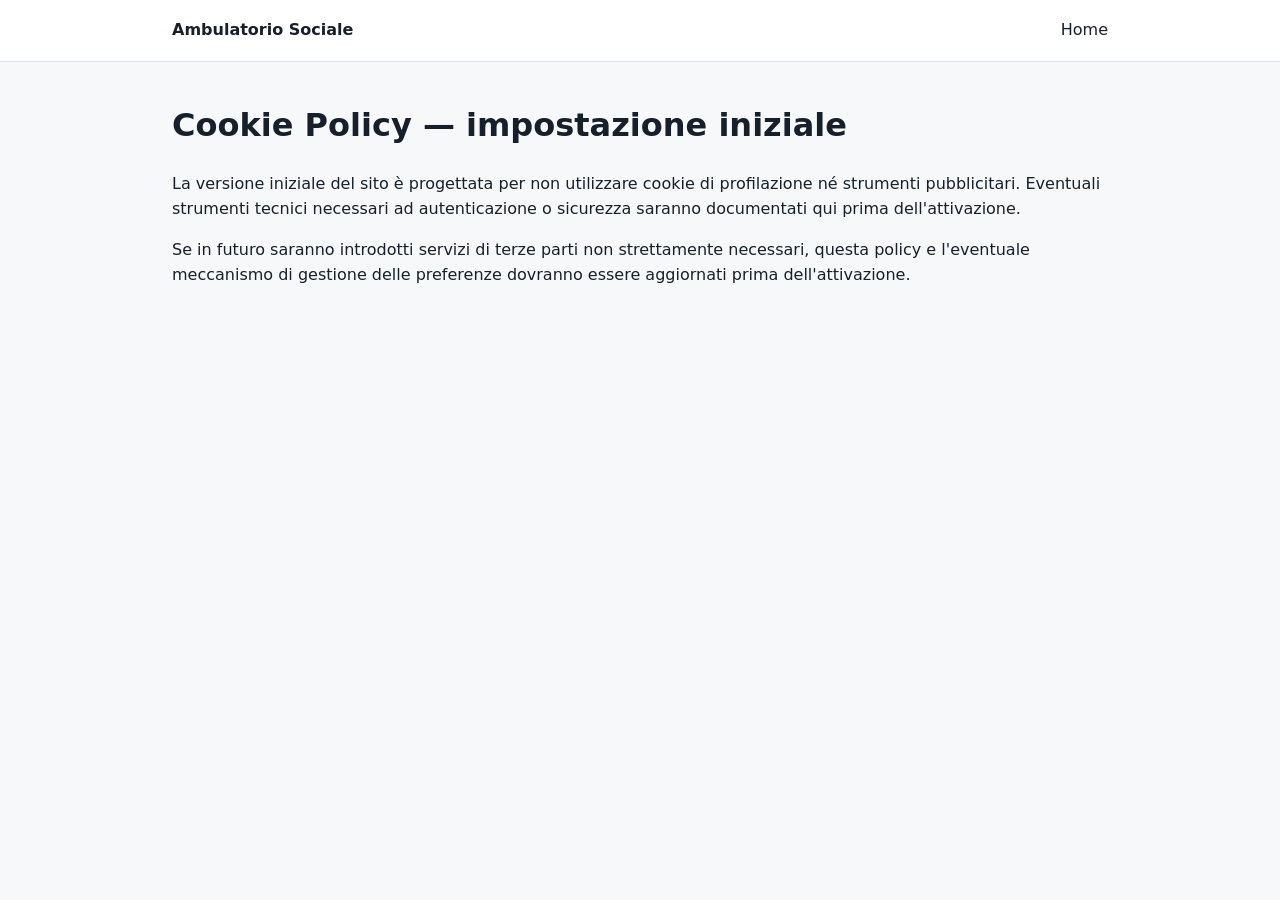
<file: cookie.html>
<!doctype html><html lang="it"><head><meta charset="utf-8"><meta name="viewport" content="width=device-width,initial-scale=1"><title>Cookie</title><link rel="stylesheet" href="assets/style.css"></head><body><header><nav><span class="brand">Ambulatorio Sociale</span><a href="index.html">Home</a></nav></header><main><h1>Cookie Policy — impostazione iniziale</h1><p>La versione iniziale del sito è progettata per non utilizzare cookie di profilazione né strumenti pubblicitari. Eventuali strumenti tecnici necessari ad autenticazione o sicurezza saranno documentati qui prima dell'attivazione.</p><p>Se in futuro saranno introdotti servizi di terze parti non strettamente necessari, questa policy e l'eventuale meccanismo di gestione delle preferenze dovranno essere aggiornati prima dell'attivazione.</p></main></body></html>
</file>
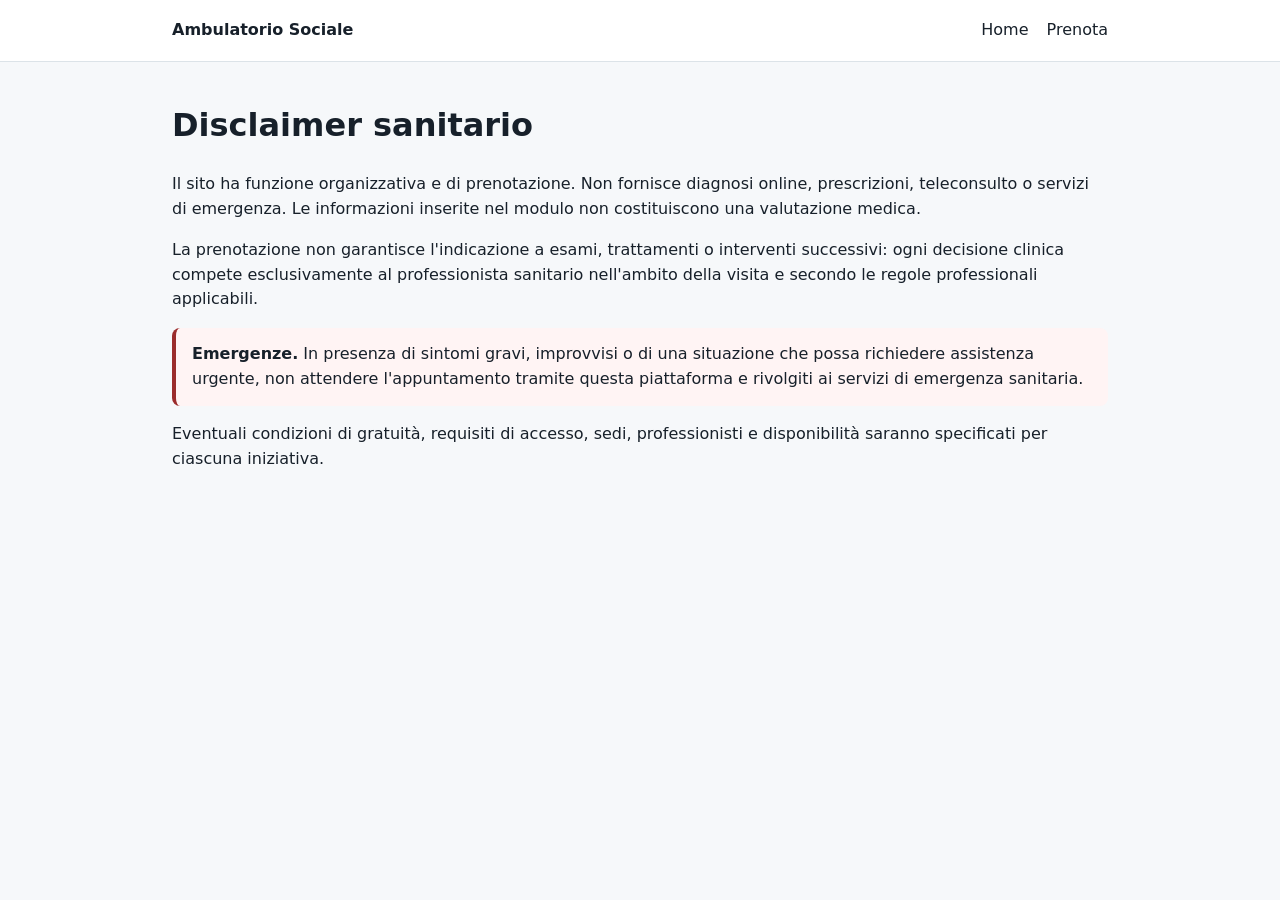
<file: disclaimer.html>
<!doctype html><html lang="it"><head><meta charset="utf-8"><meta name="viewport" content="width=device-width,initial-scale=1"><title>Disclaimer sanitario</title><link rel="stylesheet" href="assets/style.css"></head><body><header><nav><span class="brand">Ambulatorio Sociale</span><a href="index.html">Home</a><a href="prenota.html">Prenota</a></nav></header><main><h1>Disclaimer sanitario</h1><p>Il sito ha funzione organizzativa e di prenotazione. Non fornisce diagnosi online, prescrizioni, teleconsulto o servizi di emergenza. Le informazioni inserite nel modulo non costituiscono una valutazione medica.</p><p>La prenotazione non garantisce l'indicazione a esami, trattamenti o interventi successivi: ogni decisione clinica compete esclusivamente al professionista sanitario nell'ambito della visita e secondo le regole professionali applicabili.</p><div class="notice warning"><strong>Emergenze.</strong> In presenza di sintomi gravi, improvvisi o di una situazione che possa richiedere assistenza urgente, non attendere l'appuntamento tramite questa piattaforma e rivolgiti ai servizi di emergenza sanitaria.</div><p>Eventuali condizioni di gratuità, requisiti di accesso, sedi, professionisti e disponibilità saranno specificati per ciascuna iniziativa.</p></main></body></html>
</file>
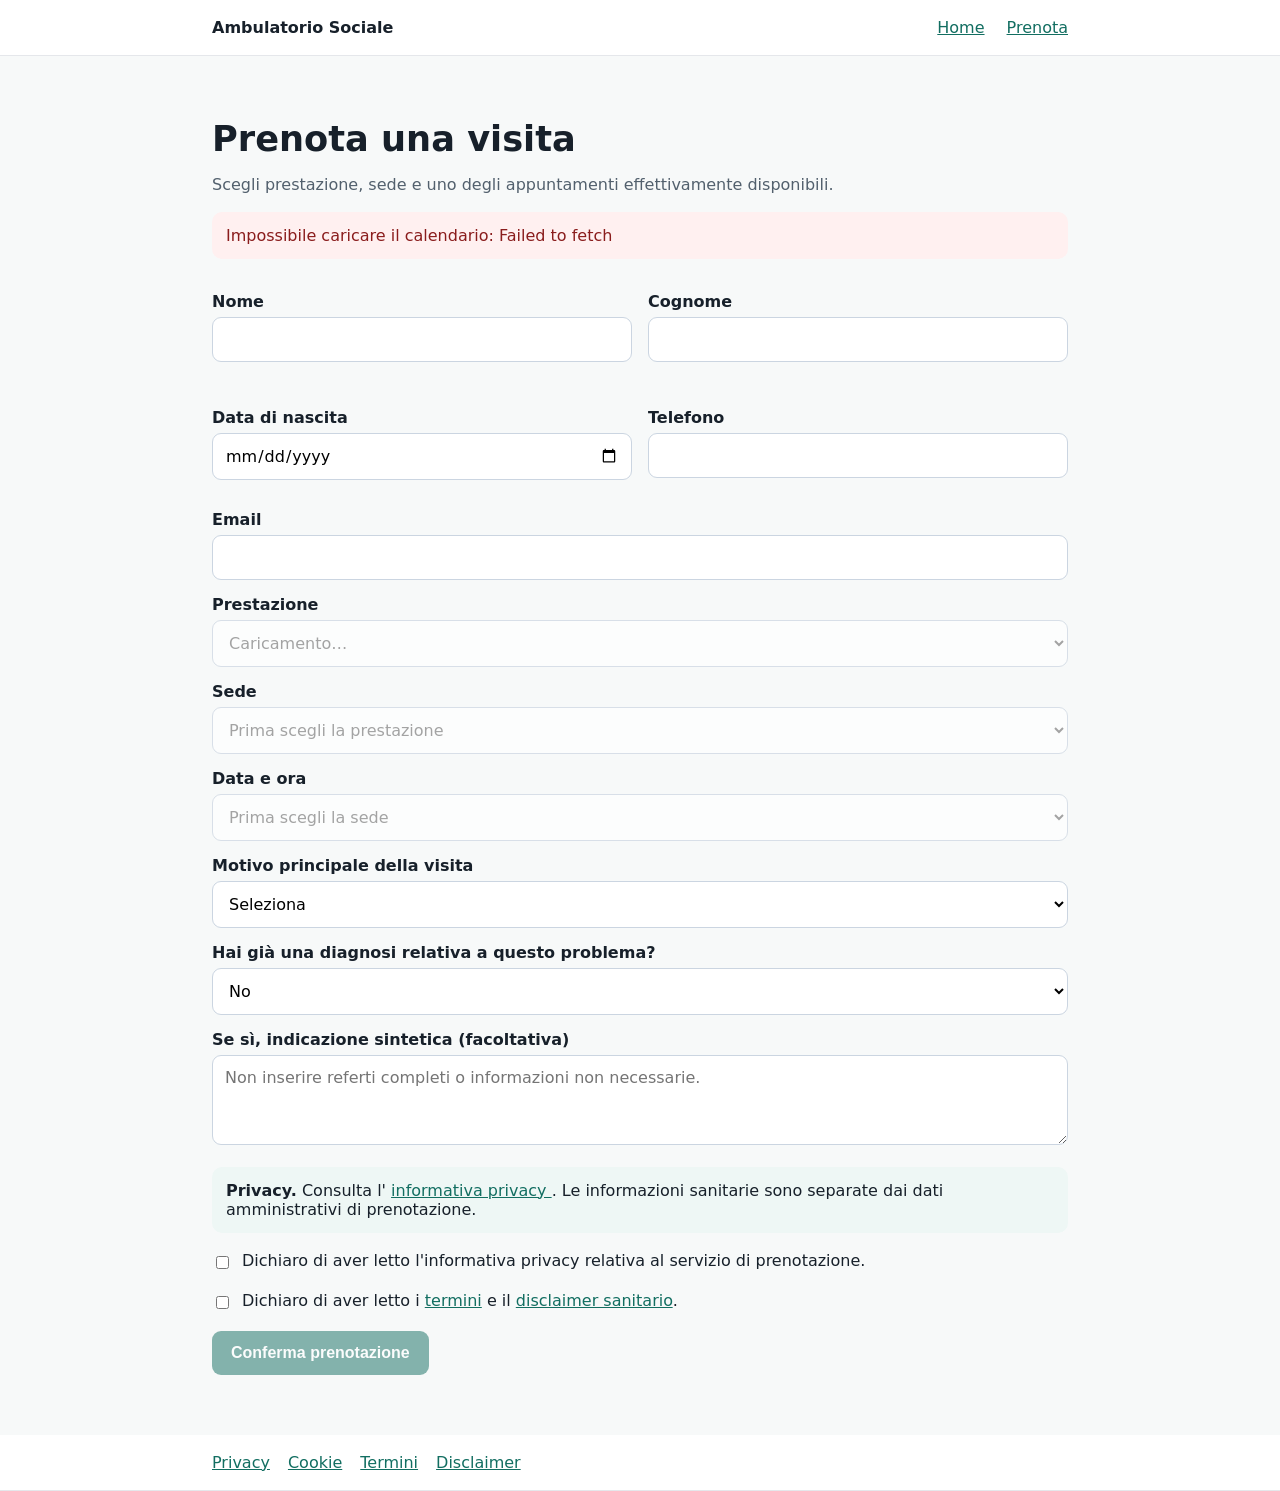
<file: prenota.html>
<!doctype html>
<html lang="it">
<head>
<meta charset="utf-8">
<meta name="viewport" content="width=device-width,initial-scale=1">

<title>Prenota | Ambulatorio Sociale</title>

<style>
:root{
  font-family:system-ui,-apple-system,Segoe UI,Roboto,sans-serif;
  color:#17202a;
  background:#f7f9f9
}

*{box-sizing:border-box}
body{margin:0}

header,footer{
  background:#fff;
  border-bottom:1px solid #e5e7eb
}

nav,.footer-inner,main{
  max-width:900px;
  margin:auto;
  padding:18px 22px
}

nav{
  display:flex;
  gap:22px;
  align-items:center
}

.brand{
  font-weight:800;
  margin-right:auto
}

a{color:#126e61}

main{
  padding-top:38px;
  padding-bottom:60px
}

h1{
  font-size:2.2rem;
  margin-bottom:8px
}

.lead{color:#52606d}

.status,.notice{
  padding:14px;
  border-radius:10px;
  background:#eef7f5;
  margin:18px 0
}

.error{
  background:#fff0f0;
  color:#8a1c1c
}

.success{
  background:#edf9f0;
  color:#176b35
}

.grid{
  display:grid;
  grid-template-columns:1fr 1fr;
  gap:16px
}

.field{margin:15px 0}

label{
  display:block;
  font-weight:650;
  margin-bottom:6px
}

input,select,textarea{
  width:100%;
  padding:12px;
  border:1px solid #cbd5e1;
  border-radius:9px;
  background:white;
  font:inherit
}

textarea{min-height:90px}

.check{
  display:flex;
  gap:10px;
  align-items:flex-start
}

.check input{
  width:auto;
  margin-top:5px
}

.check label{font-weight:400}

.btn{
  border:0;
  border-radius:9px;
  background:#126e61;
  color:white;
  padding:13px 19px;
  font-weight:750;
  font-size:1rem;
  cursor:pointer
}

.btn:disabled{
  opacity:.5;
  cursor:not-allowed
}

.footer-inner{
  display:flex;
  gap:18px;
  flex-wrap:wrap
}

@media(max-width:650px){
  .grid{grid-template-columns:1fr}
  nav{flex-wrap:wrap}
}
</style>
</head>

<body>

<header>
<nav>
  <span class="brand">Ambulatorio Sociale</span>
  <a href="index.html">Home</a>
  <a href="prenota.html">Prenota</a>
</nav>
</header>

<main>

<h1>Prenota una visita</h1>

<p class="lead">
Scegli prestazione, sede e uno degli appuntamenti effettivamente disponibili.
</p>

<div id="connection" class="status">
Connessione al calendario in corso…
</div>

<form id="booking">

<div class="grid">

<div class="field">
<label for="first_name">Nome</label>
<input id="first_name" autocomplete="given-name" required>
</div>

<div class="field">
<label for="last_name">Cognome</label>
<input id="last_name" autocomplete="family-name" required>
</div>

<div class="field">
<label for="birth_date">Data di nascita</label>
<input id="birth_date" type="date" required>
</div>

<div class="field">
<label for="phone">Telefono</label>
<input id="phone" type="tel" autocomplete="tel" required>
</div>

</div>

<div class="field">
<label for="email">Email</label>
<input id="email" type="email" autocomplete="email" required>
</div>

<div class="field">
<label for="service">Prestazione</label>

<select id="service" required disabled>
<option value="">Caricamento…</option>
</select>

</div>

<div class="field">
<label for="location">Sede</label>

<select id="location" required disabled>
<option value="">Prima scegli la prestazione</option>
</select>

</div>

<div class="field">
<label for="slot">Data e ora</label>

<select id="slot" required disabled>
<option value="">Prima scegli la sede</option>
</select>

</div>

<div class="field">

<label for="symptom">Motivo principale della visita</label>

<select id="symptom" required>

<option value="">Seleziona</option>
<option>Mal di schiena / lombalgia</option>
<option>Dolore cervicale / cervicalgia</option>
<option>Sciatalgia</option>
<option>Formicolii o perdita di sensibilità</option>
<option>Dolore agli arti</option>
<option>Problema già diagnosticato alla colonna</option>
<option>Valutazione di esami o referti</option>
<option>Altro</option>

</select>

</div>

<div class="field">

<label for="diagnosed">
Hai già una diagnosi relativa a questo problema?
</label>

<select id="diagnosed">
<option value="no">No</option>
<option value="yes">Sì</option>
</select>

</div>

<div class="field">

<label for="diagnosis">
Se sì, indicazione sintetica (facoltativa)
</label>

<textarea
id="diagnosis"
maxlength="500"
placeholder="Non inserire referti completi o informazioni non necessarie.">
</textarea>

</div>

<div class="notice">

<strong>Privacy.</strong>

Consulta l'
<a href="privacy.html" target="_blank">
informativa privacy
</a>.

Le informazioni sanitarie sono separate dai dati amministrativi di prenotazione.

</div>

<div class="field check">

<input id="privacy_ack" type="checkbox" required>

<label for="privacy_ack">
Dichiaro di aver letto l'informativa privacy relativa al servizio di prenotazione.
</label>

</div>

<div class="field check">

<input id="terms_ack" type="checkbox" required>

<label for="terms_ack">

Dichiaro di aver letto i
<a href="termini.html" target="_blank">termini</a>
e il
<a href="disclaimer.html" target="_blank">disclaimer sanitario</a>.

</label>

</div>

<button
id="submitBtn"
class="btn"
type="submit"
disabled>

Conferma prenotazione

</button>

<div id="formStatus"></div>

</form>

</main>

<footer>

<div class="footer-inner">

<a href="privacy.html">Privacy</a>
<a href="cookie.html">Cookie</a>
<a href="termini.html">Termini</a>
<a href="disclaimer.html">Disclaimer</a>

</div>

</footer>

<script>

/* =========================================================
   COLLEGAMENTO SUPABASE
   ========================================================= */

const SUPABASE_URL =
"https://tsnpjkcubrzlxmremqbx.supabase.co";

/*
IMPORTANTE:
incolla qui SOLO la Publishable key.

NON inserire:
- Secret key
- service_role
- password database
*/

const SUPABASE_KEY =
"sb_publishable_WlOXmDGGtulKr1OOsDlEWg_TEoaLpDz";


const headers = {
  apikey: SUPABASE_KEY,
  Authorization: `Bearer ${SUPABASE_KEY}`
};


const service =
document.querySelector('#service');

const locationSel =
document.querySelector('#location');

const slotSel =
document.querySelector('#slot');


let availabilities = [];
let slots = [];


/* =========================================================
   CHIAMATA API
   ========================================================= */

async function api(table, query='') {

  const r = await fetch(
    `${SUPABASE_URL}/rest/v1/${table}?${query}`,
    {headers}
  );

  if(!r.ok)
    throw new Error(`${table}: ${r.status}`);

  return r.json();
}


/* =========================================================
   FORMATO DATA ITALIANO
   ========================================================= */

function fmt(iso){

  const d = new Date(iso);

  return new Intl.DateTimeFormat(
    'it-IT',
    {
      weekday:'short',
      day:'2-digit',
      month:'long',
      hour:'2-digit',
      minute:'2-digit',
      timeZone:'Europe/Rome'
    }
  ).format(d);

}


/* =========================================================
   CARICAMENTO DATI
   ========================================================= */

async function init(){

try{

  if(SUPABASE_KEY.includes('INCOLLA_QUI'))
    throw new Error('Manca la Publishable key');


  const [
    services,
    locations,
    av,
    sl
  ] = await Promise.all([

    api(
      'prestazioni',
      'select=id,nome&attiva=eq.true&order=nome'
    ),

    api(
      'sedi',
      'select=id,nome&attiva=eq.true&order=nome'
    ),

    api(
      'disponibilita',
      'select=id,sede_id,prestazione_id,data&attiva=eq.true&order=data'
    ),

    api(
      'slot',
      'select=id,disponibilita_id,data_ora&stato=eq.disponibile&order=data_ora'
    )

  ]);


  availabilities = av;
  slots = sl;

  window._locations = locations;


  service.innerHTML =
    '<option value="">Seleziona la prestazione</option>' +

    services.map(
      x =>
      `<option value="${x.id}">
        ${x.nome}
      </option>`
    ).join('');


  service.disabled = false;


  document.querySelector('#connection')
    .textContent =
    'Calendario collegato. Gli orari mostrati provengono dal database.';


}catch(e){

  const el =
    document.querySelector('#connection');

  el.className = 'status error';

  el.textContent =
    'Impossibile caricare il calendario: ' +
    e.message;

}

}


/* =========================================================
   PRESTAZIONE → SEDI
   ========================================================= */

service.addEventListener(
'change',
()=>{

  const aids = new Set(

    availabilities

      .filter(
        a =>
        a.prestazione_id === service.value
      )

      .map(
        a => a.sede_id
      )

  );


  const locs =
    (window._locations || [])

    .filter(
      l => aids.has(l.id)
    );


  locationSel.innerHTML =

    '<option value="">Seleziona la sede</option>' +

    locs.map(
      x =>
      `<option value="${x.id}">
        ${x.nome}
      </option>`
    ).join('');


  locationSel.disabled =
    !service.value;


  slotSel.disabled = true;

  slotSel.innerHTML =
    '<option value="">Prima scegli la sede</option>';


  document.querySelector('#submitBtn')
    .disabled = true;

});


/* =========================================================
   SEDE → SLOT
   ========================================================= */

locationSel.addEventListener(
'change',
()=>{

  const ids = new Set(

    availabilities

      .filter(
        a =>
        a.prestazione_id === service.value &&
        a.sede_id === locationSel.value
      )

      .map(
        a => a.id
      )

  );


  const ss = slots.filter(
    s =>
    ids.has(s.disponibilita_id)
  );


  slotSel.innerHTML =

    '<option value="">Seleziona data e ora</option>' +

    ss.map(
      x =>
      `<option value="${x.id}">
        ${fmt(x.data_ora)}
      </option>`
    ).join('');


  slotSel.disabled =
    !locationSel.value ||
    ss.length === 0;


  document.querySelector('#submitBtn')
    .disabled = true;

});


/* =========================================================
   ABILITA PULSANTE
   ========================================================= */

slotSel.addEventListener(
'change',
()=>{

  document.querySelector('#submitBtn')
    .disabled =
    !slotSel.value;

});


/* =========================================================
   INVIO
   Per ora NON registra dati sanitari.
   ========================================================= */

document.querySelector('#booking')
.addEventListener('submit', async (e) => {

  e.preventDefault();

  const statusEl =
    document.querySelector('#formStatus');

  const submitBtn =
    document.querySelector('#submitBtn');

  submitBtn.disabled = true;

  statusEl.className = 'status';

  statusEl.textContent =
    'Registrazione della prenotazione in corso…';


  const diagnosed =
    document.querySelector('#diagnosed').value === 'yes';


  const payload = {

    p_slot_id:
      document.querySelector('#slot').value,

    p_nome:
      document.querySelector('#first_name').value.trim(),

    p_cognome:
      document.querySelector('#last_name').value.trim(),

    p_data_nascita:
      document.querySelector('#birth_date').value,

    p_email:
      document.querySelector('#email').value.trim(),

    p_telefono:
      document.querySelector('#phone').value.trim(),

    p_motivo_visita:
      document.querySelector('#symptom').value,

    p_diagnosi_accertata:
      diagnosed,

    p_diagnosi_descrizione:
      diagnosed
        ? document.querySelector('#diagnosis').value.trim()
        : null

  };


  try {

    /* ======================================================
       1. REGISTRAZIONE PRENOTAZIONE
       ====================================================== */

    const response =
      await fetch(
        `${SUPABASE_URL}/rest/v1/rpc/prenota_visita`,
        {

          method:
            'POST',

          headers: {
            ...headers,
            'Content-Type':
              'application/json'
          },

          body:
            JSON.stringify(payload)

        }
      );


    const result =
      await response.json();


    if (!response.ok) {

      throw new Error(
        result.message ||
        'Non è stato possibile completare la prenotazione.'
      );

    }


    /*
     * Da questo momento la prenotazione ESISTE.
     *
     * Un eventuale problema email NON deve quindi
     * indurre l'utente a prenotare nuovamente.
     */


    /* ======================================================
       2. INVIO AUTOMATICO EMAIL
       ====================================================== */

    statusEl.textContent =
      'Prenotazione registrata. Invio della conferma email…';


    let emailConfermaInviata =
      false;


    try {

      const emailResponse =
        await fetch(

          `${SUPABASE_URL}/functions/v1/invia-conferma-prenotazione`,

          {

            method:
              'POST',

            headers: {
              ...headers,

              'Content-Type':
                'application/json'
            },

            body:
              JSON.stringify({

                prenotazione_id:
                  result.prenotazione_id,

                token_email:
                  result.token_email

              })

          }

        );


      const emailResult =
        await emailResponse.json();


      if (
        emailResponse.ok &&
        emailResult.ok
      ) {

        emailConfermaInviata =
          true;

      } else {

        console.error(
          'Invio email non riuscito:',
          emailResult
        );

      }


    } catch(emailError) {

      console.error(
        'Errore durante invio email:',
        emailError
      );

    }


    /* ======================================================
       3. RIMUOVIAMO LO SLOT DALLA PAGINA
       ====================================================== */

    slots =
      slots.filter(
        s =>
          s.id !== payload.p_slot_id
      );


    /* ======================================================
       4. MESSAGGIO FINALE
       ====================================================== */

    statusEl.className =
      'status success';


    if (
      emailConfermaInviata
    ) {

      statusEl.innerHTML = `

        <strong>
        Prenotazione confermata.
        </strong>

        <br><br>

        Il tuo appuntamento è stato
        riservato correttamente.

        <br><br>

        📧 Abbiamo inviato una
        <strong>email di conferma</strong>
        all'indirizzo indicato.

        <br><br>

        Nell'email troverai anche il pulsante
        per annullare l'appuntamento
        qualora non potessi più partecipare.

      `;

    } else {

      statusEl.innerHTML = `

        <strong>
        Prenotazione confermata.
        </strong>

        <br><br>

        Il tuo appuntamento è stato
        <strong>regolarmente registrato</strong>.

        <br><br>

        ⚠️ Non siamo però riusciti a inviare
        l'email di conferma.

        <br><br>

        <strong>
        Non effettuare una seconda prenotazione.
        </strong>

      `;

    }


    /* ======================================================
       5. BLOCCO DEL FORM
       ====================================================== */

    document.querySelectorAll(
      '#booking input, ' +
      '#booking select, ' +
      '#booking textarea'
    )

    .forEach(
      element =>
        element.disabled = true
    );


    submitBtn.style.display =
      'none';


  } catch(error) {

    /*
     * Arriviamo qui soltanto se è fallita
     * la PRENOTAZIONE, non se è fallita
     * semplicemente l'email.
     */

    statusEl.className =
      'status error';


    statusEl.textContent =
      error.message;


    submitBtn.disabled =
      false;

  }

});


/* AVVIO */

init();

</script>

</body>
</html>
</file>
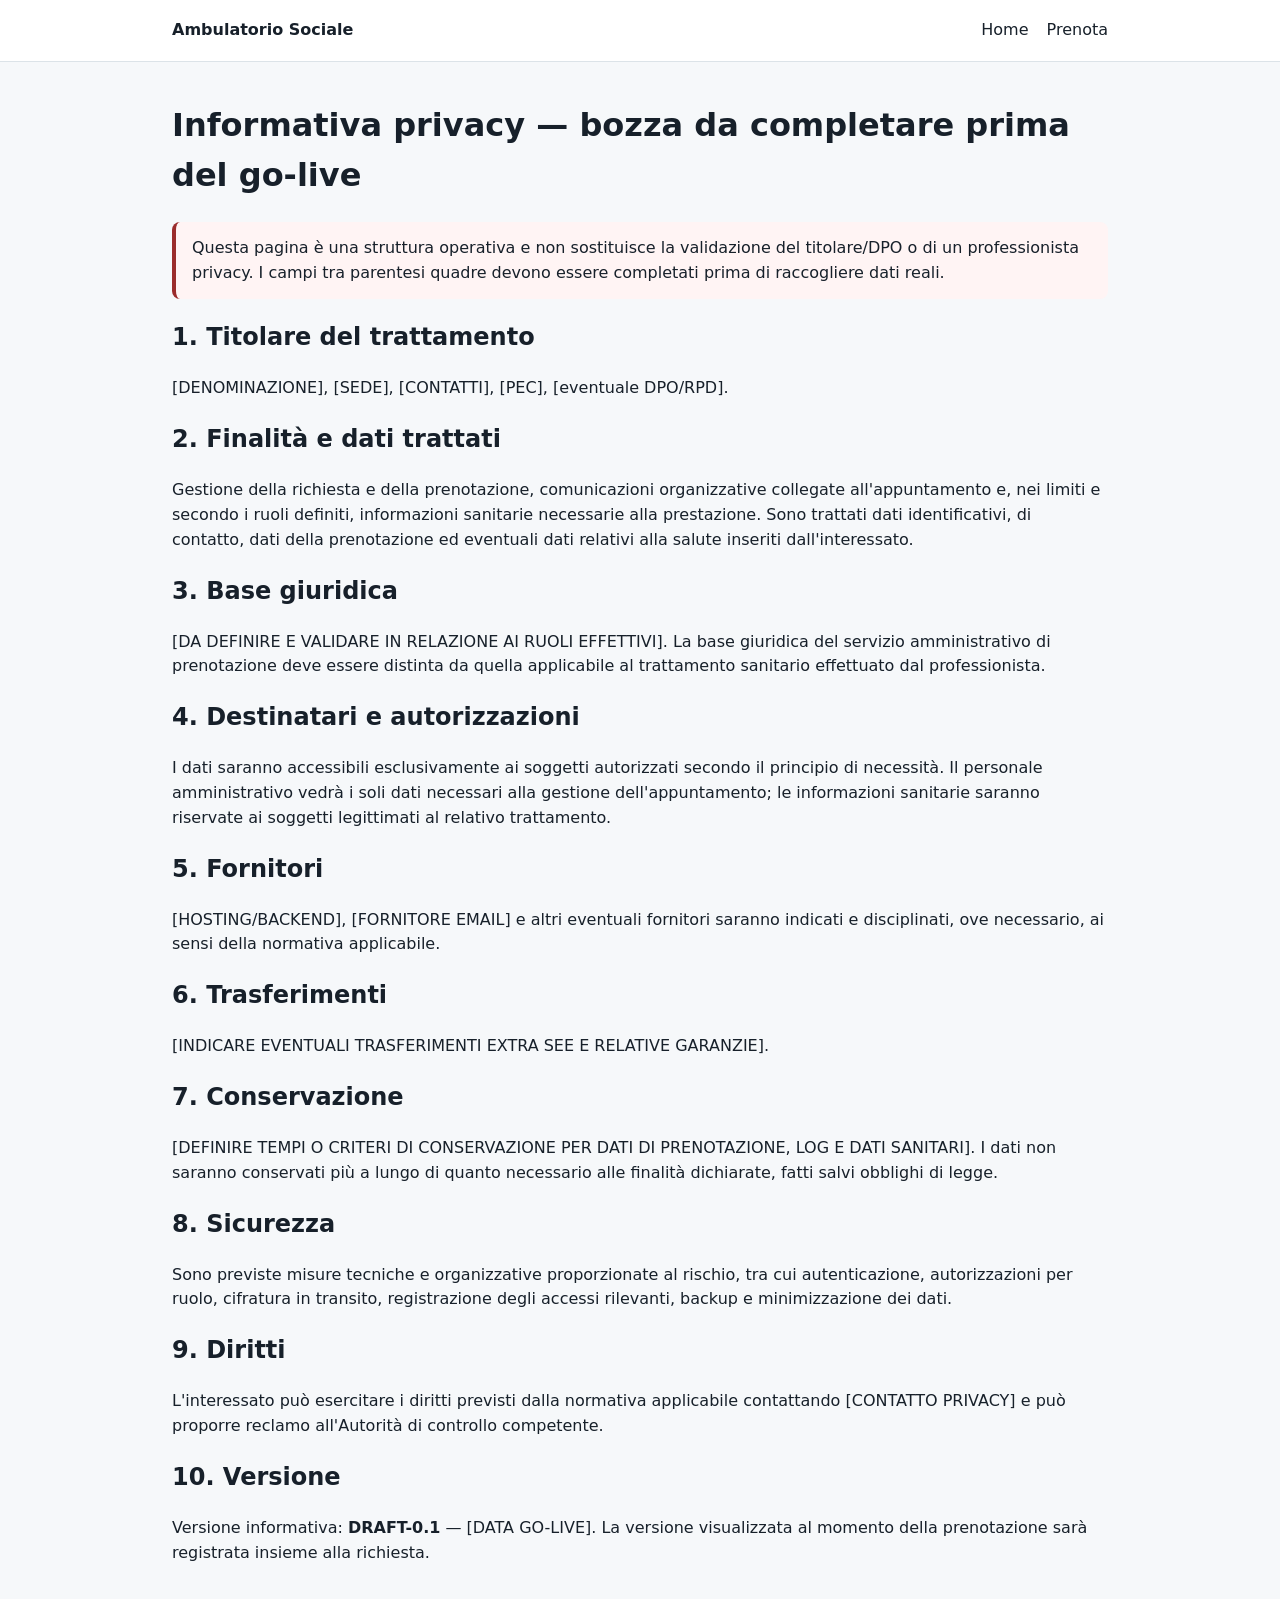
<file: privacy.html>
<!doctype html><html lang="it"><head><meta charset="utf-8"><meta name="viewport" content="width=device-width,initial-scale=1"><title>Privacy | Ambulatorio Sociale</title><link rel="stylesheet" href="assets/style.css"></head><body><header><nav><span class="brand">Ambulatorio Sociale</span><a href="index.html">Home</a><a href="prenota.html">Prenota</a></nav></header><main><h1>Informativa privacy — bozza da completare prima del go-live</h1><div class="notice warning">Questa pagina è una struttura operativa e non sostituisce la validazione del titolare/DPO o di un professionista privacy. I campi tra parentesi quadre devono essere completati prima di raccogliere dati reali.</div><h2>1. Titolare del trattamento</h2><p>[DENOMINAZIONE], [SEDE], [CONTATTI], [PEC], [eventuale DPO/RPD].</p><h2>2. Finalità e dati trattati</h2><p>Gestione della richiesta e della prenotazione, comunicazioni organizzative collegate all'appuntamento e, nei limiti e secondo i ruoli definiti, informazioni sanitarie necessarie alla prestazione. Sono trattati dati identificativi, di contatto, dati della prenotazione ed eventuali dati relativi alla salute inseriti dall'interessato.</p><h2>3. Base giuridica</h2><p>[DA DEFINIRE E VALIDARE IN RELAZIONE AI RUOLI EFFETTIVI]. La base giuridica del servizio amministrativo di prenotazione deve essere distinta da quella applicabile al trattamento sanitario effettuato dal professionista.</p><h2>4. Destinatari e autorizzazioni</h2><p>I dati saranno accessibili esclusivamente ai soggetti autorizzati secondo il principio di necessità. Il personale amministrativo vedrà i soli dati necessari alla gestione dell'appuntamento; le informazioni sanitarie saranno riservate ai soggetti legittimati al relativo trattamento.</p><h2>5. Fornitori</h2><p>[HOSTING/BACKEND], [FORNITORE EMAIL] e altri eventuali fornitori saranno indicati e disciplinati, ove necessario, ai sensi della normativa applicabile.</p><h2>6. Trasferimenti</h2><p>[INDICARE EVENTUALI TRASFERIMENTI EXTRA SEE E RELATIVE GARANZIE].</p><h2>7. Conservazione</h2><p>[DEFINIRE TEMPI O CRITERI DI CONSERVAZIONE PER DATI DI PRENOTAZIONE, LOG E DATI SANITARI]. I dati non saranno conservati più a lungo di quanto necessario alle finalità dichiarate, fatti salvi obblighi di legge.</p><h2>8. Sicurezza</h2><p>Sono previste misure tecniche e organizzative proporzionate al rischio, tra cui autenticazione, autorizzazioni per ruolo, cifratura in transito, registrazione degli accessi rilevanti, backup e minimizzazione dei dati.</p><h2>9. Diritti</h2><p>L'interessato può esercitare i diritti previsti dalla normativa applicabile contattando [CONTATTO PRIVACY] e può proporre reclamo all'Autorità di controllo competente.</p><h2>10. Versione</h2><p>Versione informativa: <strong>DRAFT-0.1</strong> — [DATA GO-LIVE]. La versione visualizzata al momento della prenotazione sarà registrata insieme alla richiesta.</p></main></body></html>
</file>
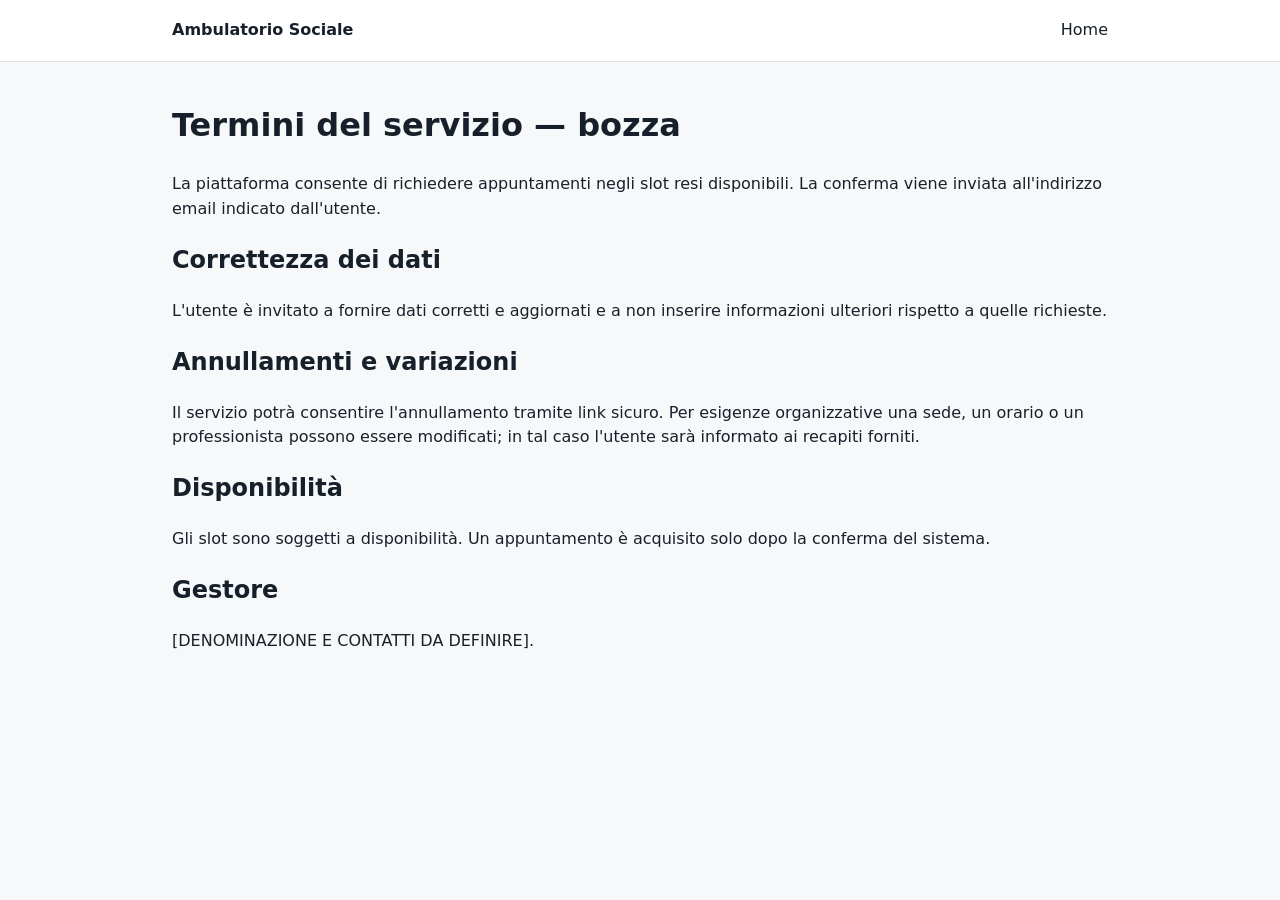
<file: termini.html>
<!doctype html><html lang="it"><head><meta charset="utf-8"><meta name="viewport" content="width=device-width,initial-scale=1"><title>Termini del servizio</title><link rel="stylesheet" href="assets/style.css"></head><body><header><nav><span class="brand">Ambulatorio Sociale</span><a href="index.html">Home</a></nav></header><main><h1>Termini del servizio — bozza</h1><p>La piattaforma consente di richiedere appuntamenti negli slot resi disponibili. La conferma viene inviata all'indirizzo email indicato dall'utente.</p><h2>Correttezza dei dati</h2><p>L'utente è invitato a fornire dati corretti e aggiornati e a non inserire informazioni ulteriori rispetto a quelle richieste.</p><h2>Annullamenti e variazioni</h2><p>Il servizio potrà consentire l'annullamento tramite link sicuro. Per esigenze organizzative una sede, un orario o un professionista possono essere modificati; in tal caso l'utente sarà informato ai recapiti forniti.</p><h2>Disponibilità</h2><p>Gli slot sono soggetti a disponibilità. Un appuntamento è acquisito solo dopo la conferma del sistema.</p><h2>Gestore</h2><p>[DENOMINAZIONE E CONTATTI DA DEFINIRE].</p></main></body></html>
</file>
<file: assets/style.css>
:root{--ink:#17202a;--muted:#65717e;--bg:#f6f8fa;--card:#fff;--accent:#146c5a;--line:#dce3e8;--danger:#9b2c2c}*{box-sizing:border-box}body{margin:0;font-family:system-ui,-apple-system,Segoe UI,Roboto,sans-serif;background:var(--bg);color:var(--ink);line-height:1.55}header{background:#fff;border-bottom:1px solid var(--line)}nav,main,.footer-inner{max-width:980px;margin:auto;padding:18px 22px}nav{display:flex;gap:18px;align-items:center;flex-wrap:wrap}.brand{font-weight:800;margin-right:auto}a{color:var(--accent)}nav a{text-decoration:none;color:var(--ink)}.hero{padding:64px 22px 35px}.hero h1{font-size:clamp(2rem,5vw,3.7rem);line-height:1.05;margin:.2em 0}.lead{font-size:1.15rem;color:var(--muted);max-width:720px}.btn{display:inline-block;background:var(--accent);color:#fff;text-decoration:none;border:0;border-radius:10px;padding:12px 18px;font-weight:700;cursor:pointer}.btn.secondary{background:#fff;color:var(--accent);border:1px solid var(--accent)}.grid{display:grid;grid-template-columns:repeat(auto-fit,minmax(240px,1fr));gap:18px}.card{background:var(--card);border:1px solid var(--line);border-radius:14px;padding:20px}.notice{border-left:4px solid var(--accent);padding:14px 16px;background:#eef7f4;border-radius:8px}.warning{border-left-color:var(--danger);background:#fff4f4}form{max-width:760px}.field{margin:0 0 18px}label{font-weight:700;display:block;margin-bottom:6px}input,select,textarea{width:100%;padding:11px;border:1px solid #bac5ce;border-radius:8px;font:inherit;background:#fff}textarea{min-height:90px}.check{display:flex;gap:10px}.check input{width:auto;margin-top:5px}.small{font-size:.9rem;color:var(--muted)}footer{margin-top:50px;background:#fff;border-top:1px solid var(--line)}footer a{margin-right:12px}.status{padding:12px;border-radius:8px;margin:14px 0;display:none}.status.ok{display:block;background:#eaf7ef}.status.err{display:block;background:#fff0f0}.tag{display:inline-block;padding:4px 8px;background:#eaf1f0;border-radius:999px;font-size:.85rem}table{width:100%;border-collapse:collapse;background:#fff}th,td{text-align:left;border-bottom:1px solid var(--line);padding:10px}code{background:#edf1f3;padding:2px 5px;border-radius:4px}@media(max-width:600px){nav{gap:10px}.hero{padding-top:40px}table{font-size:.85rem}}
</file>
